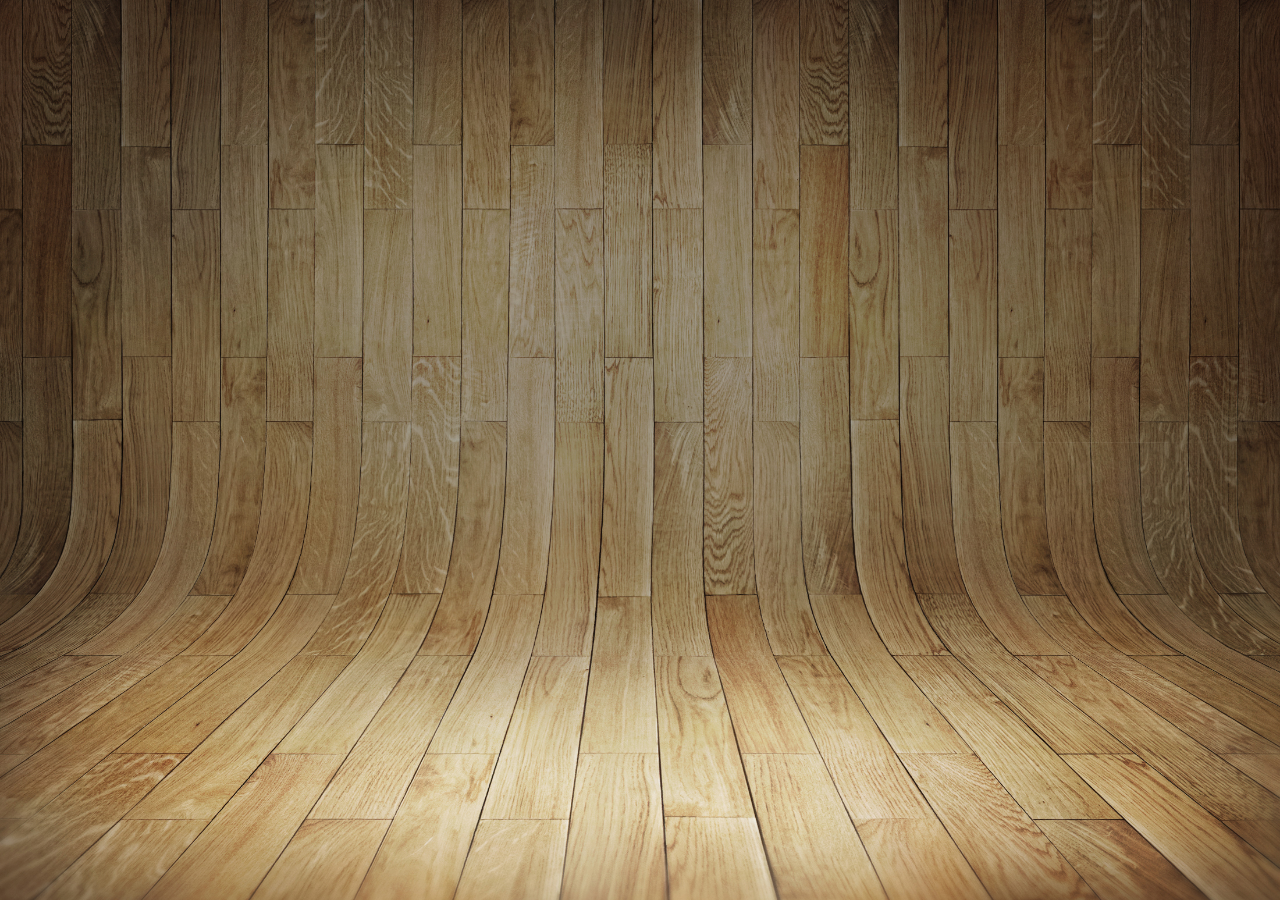
<file: Index.html>
<!DOCTYPE html>
<html lang="pt-br">
<head>
    <meta charset="UTF-8">
    <meta http-equiv="X-UA-Compatible" content="IE=edge">
    <meta name="viewport" content="width=device-width, initial-scale=1.0">
    <link rel="shortcut icon" href="favicon.ico" type="image/x-icon">
    <link rel="stylesheet" href="estilos/style.css">
    <title>Projeto Redes Sociais.</title>
</head>
<body>
    <main>
        <section>

        </section>
        <section>

        </section>
    </main>
</body>
</html>
</file>
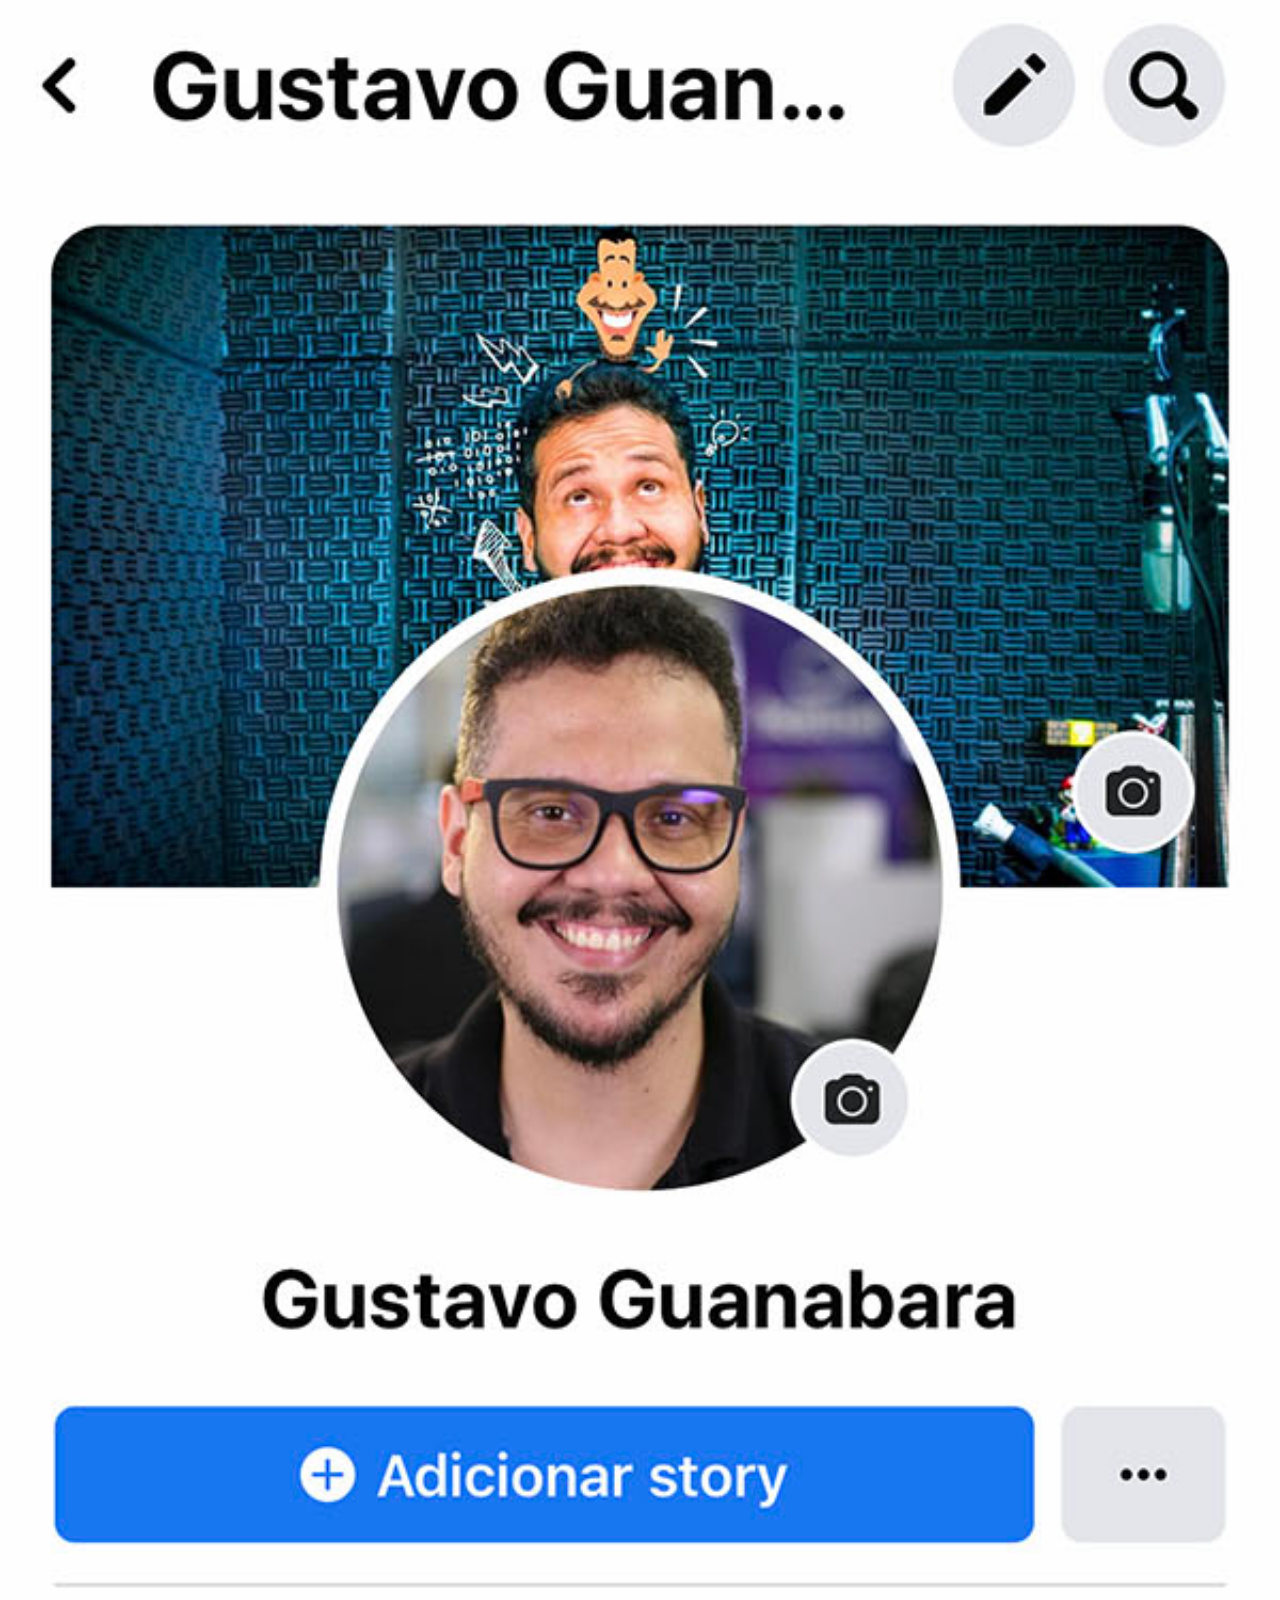
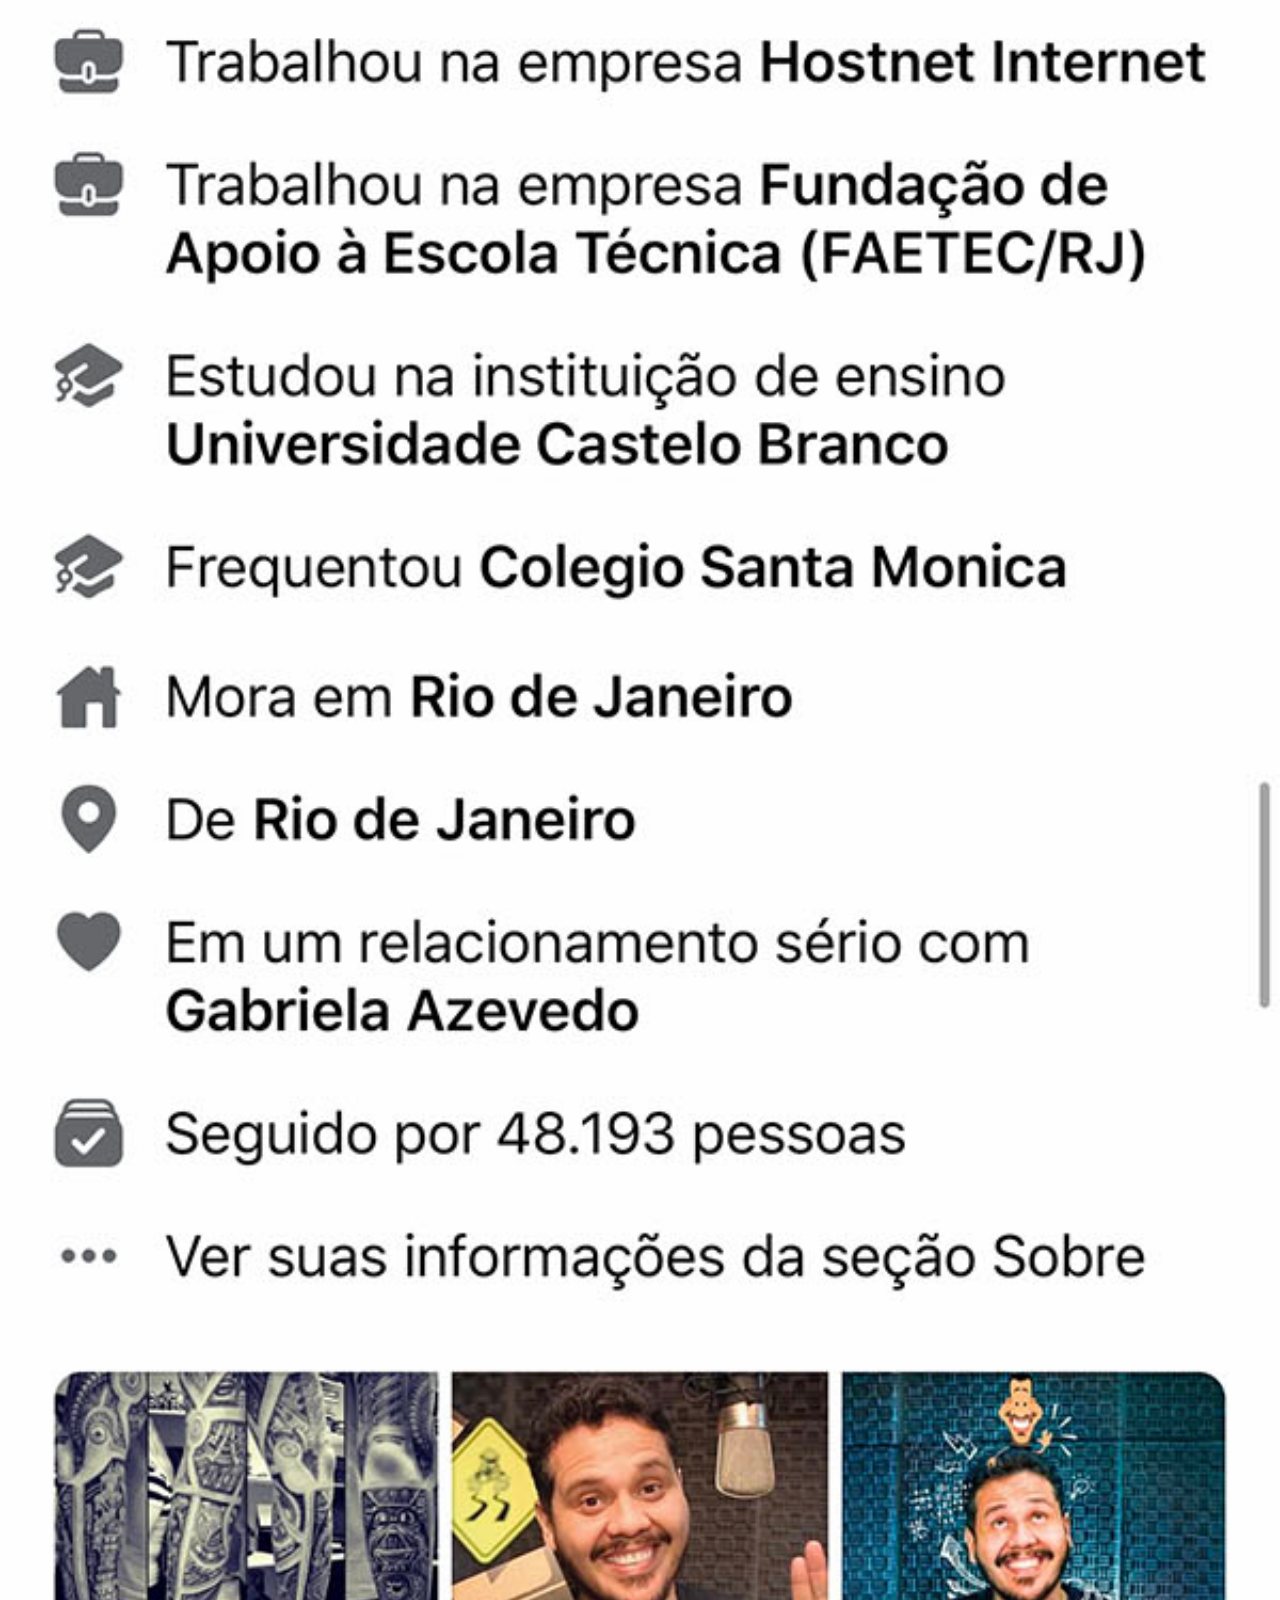
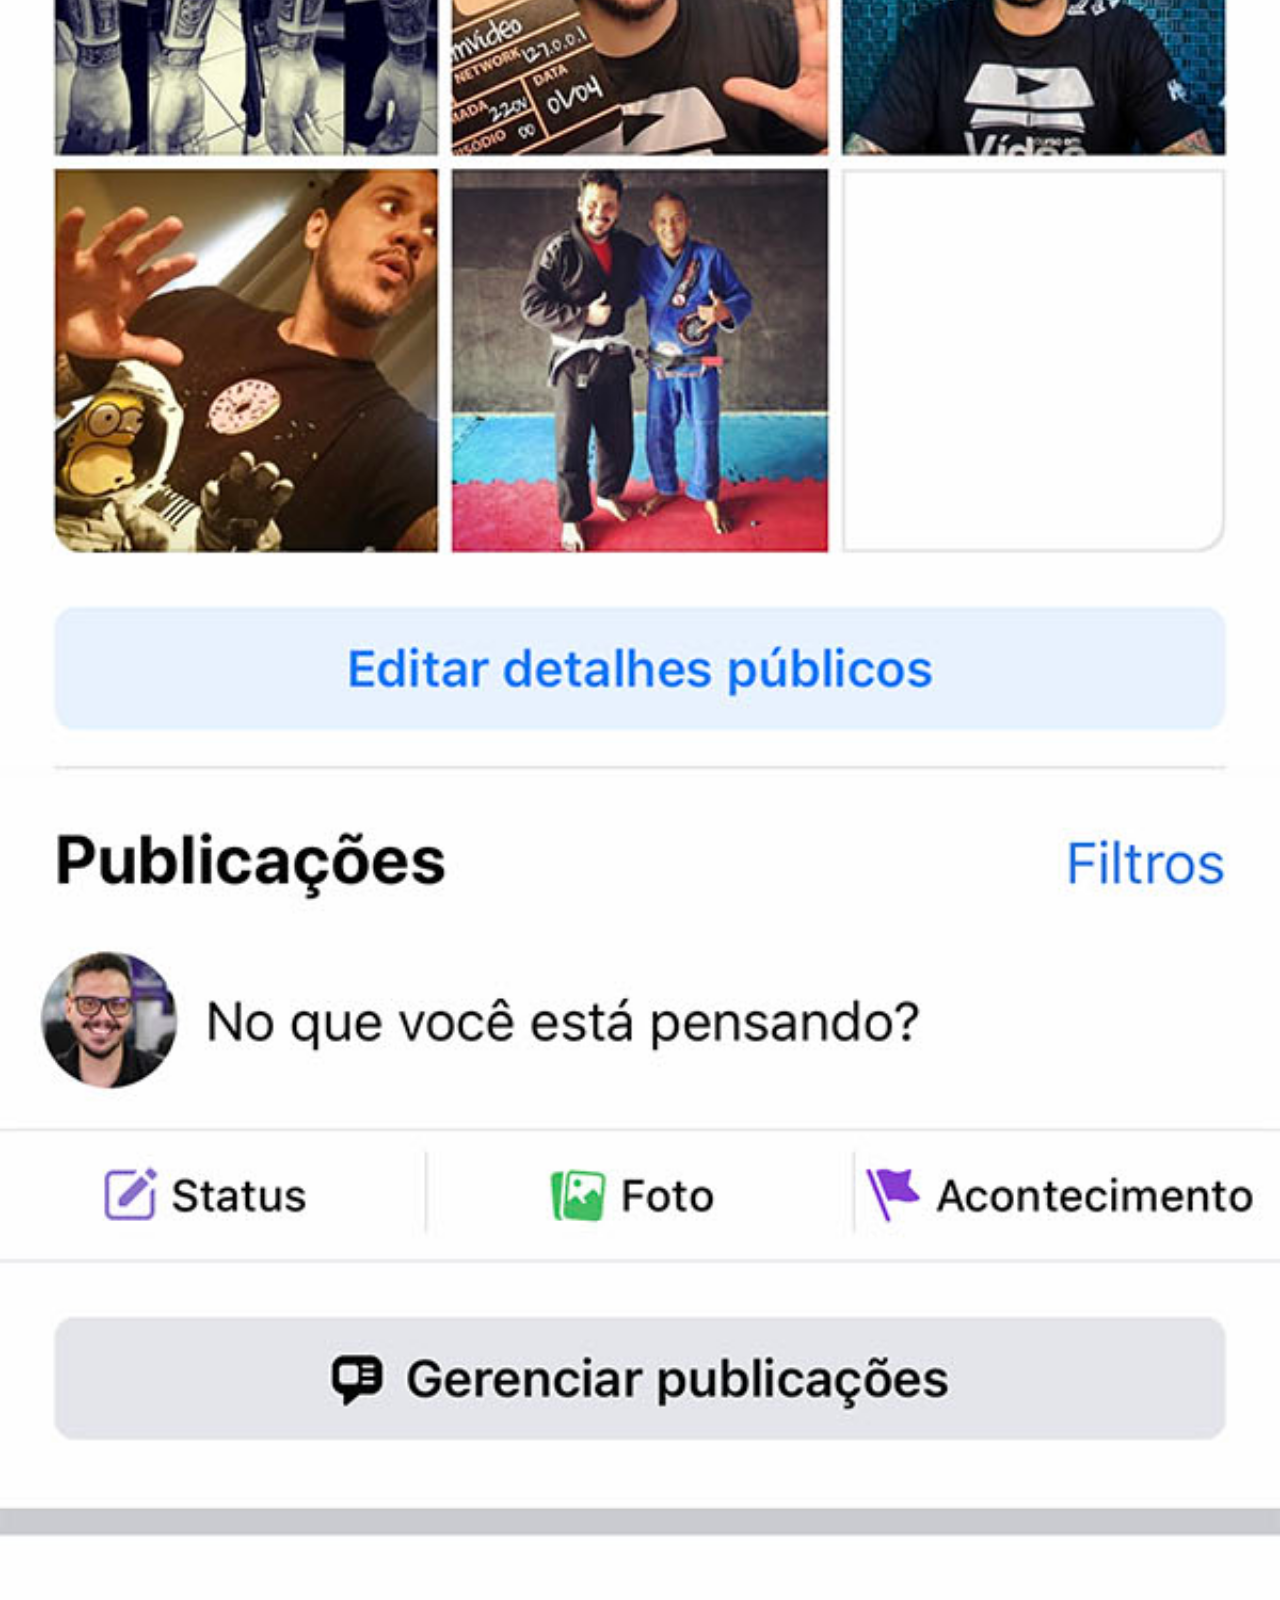
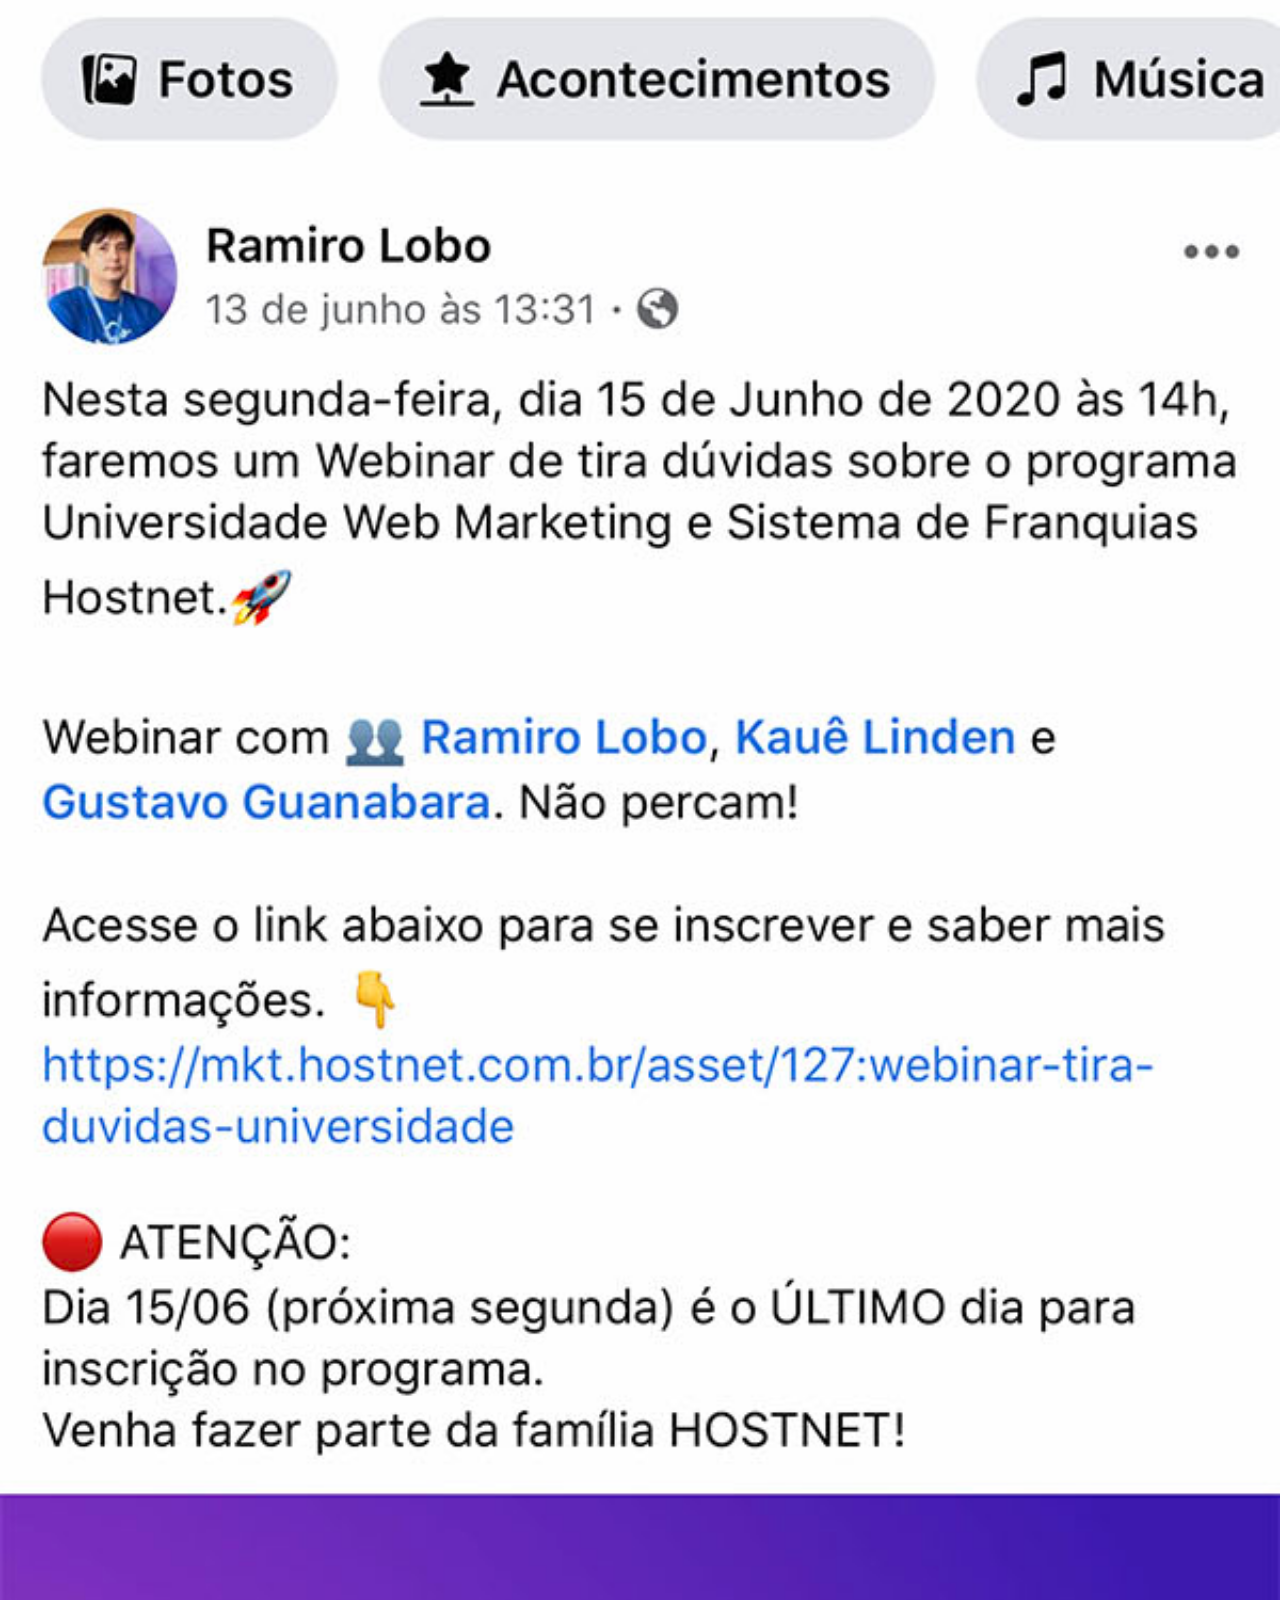
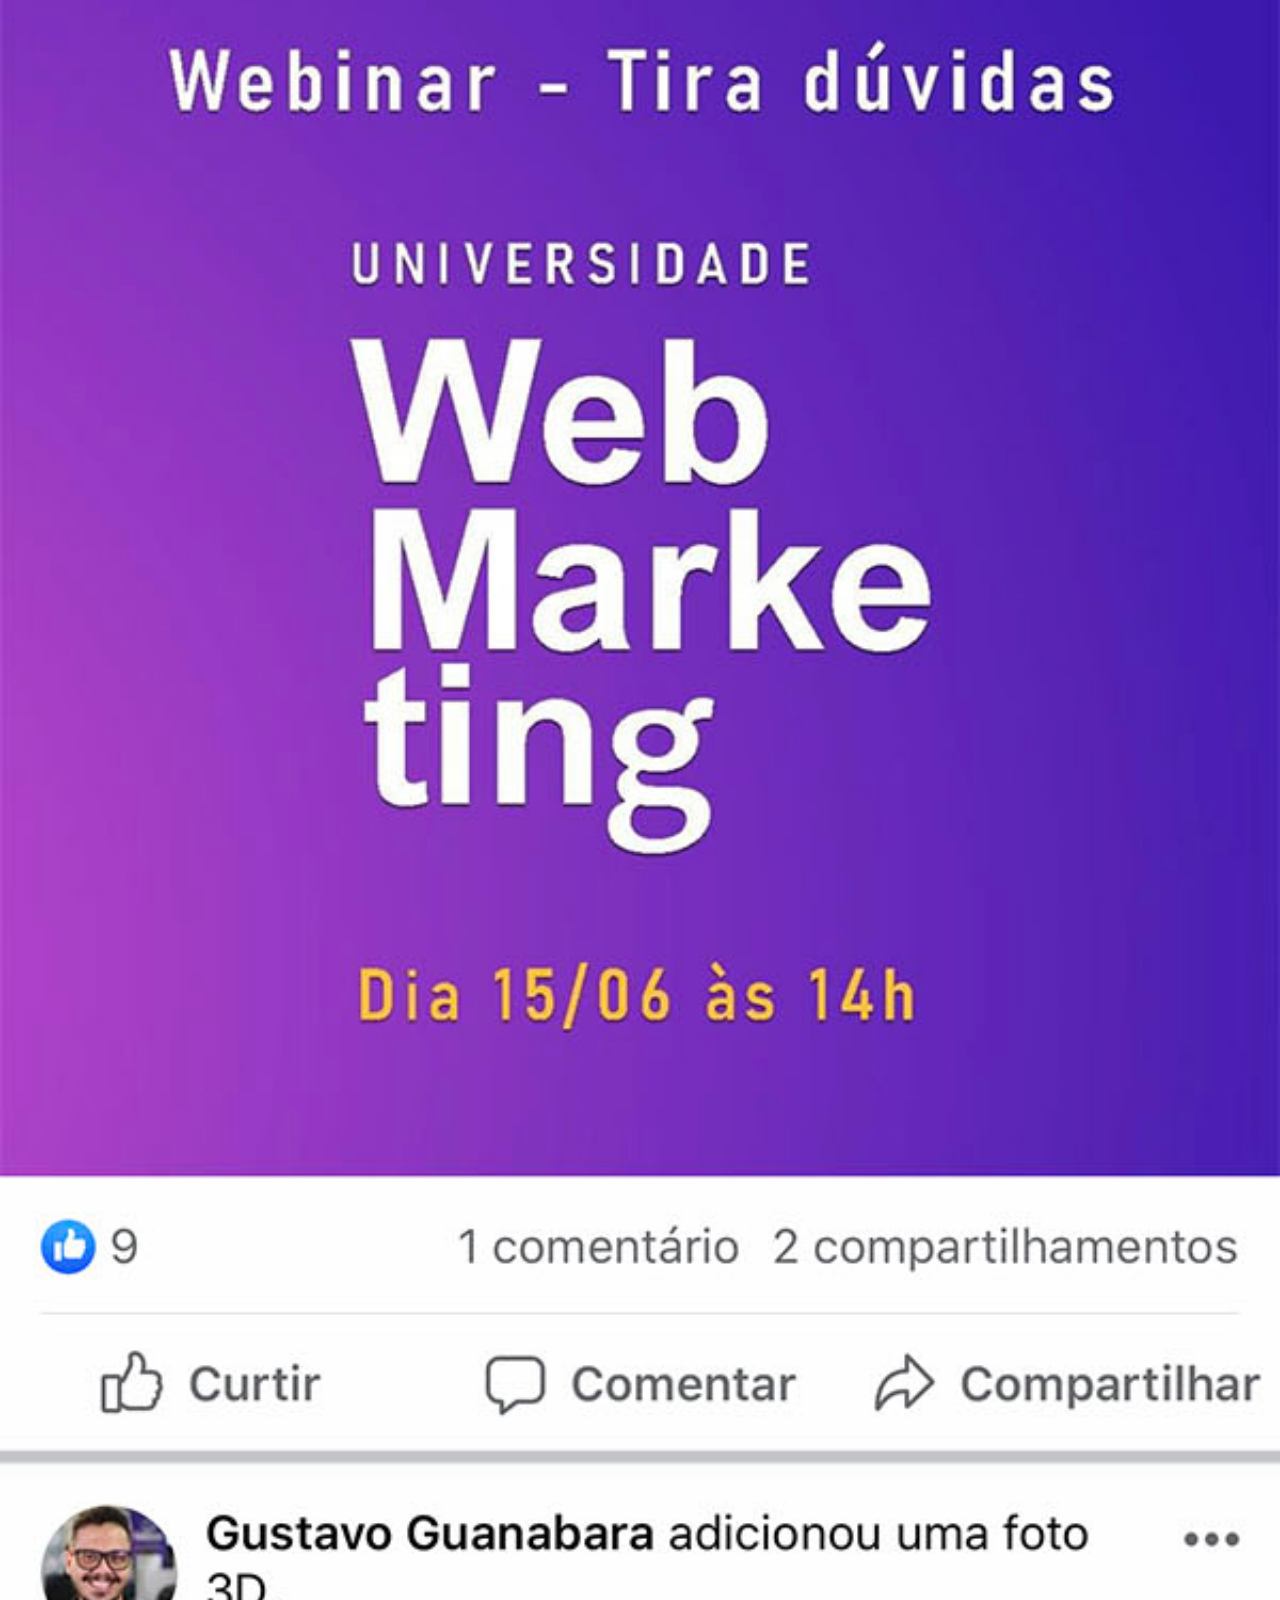
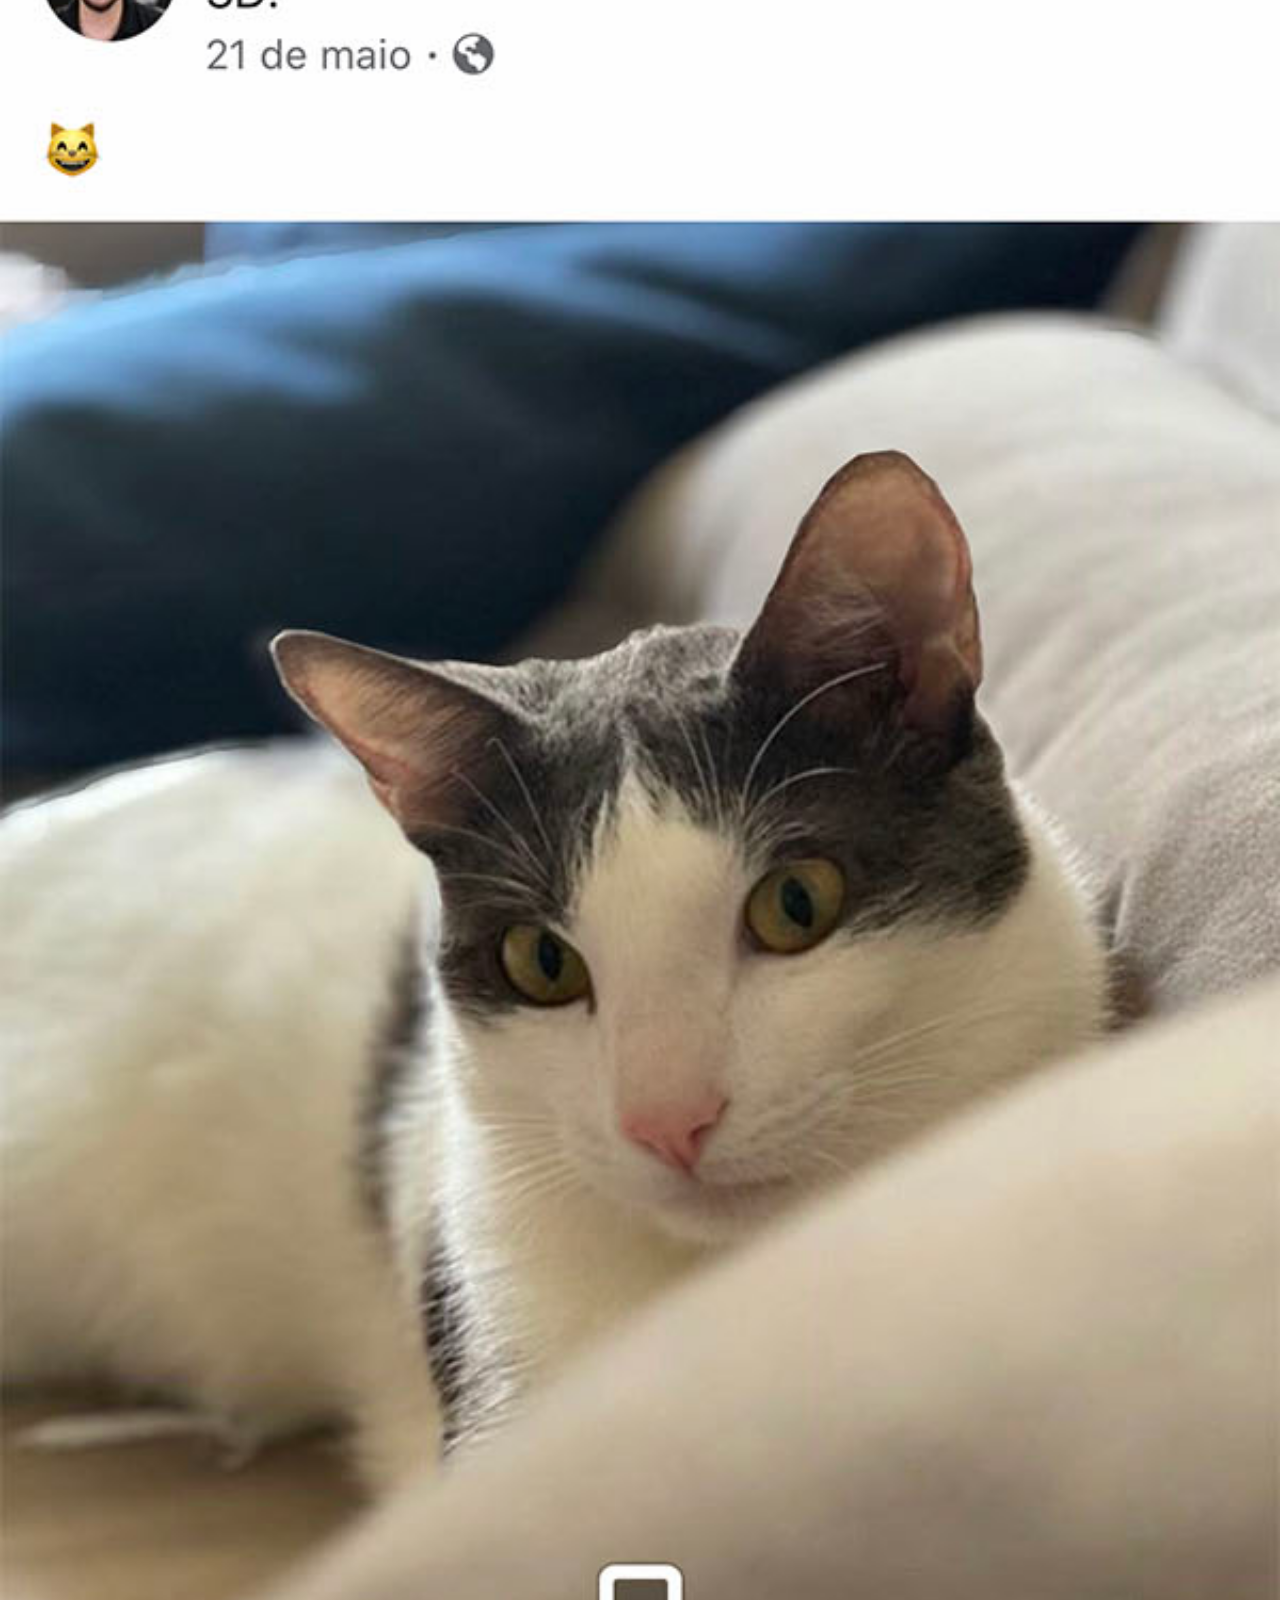
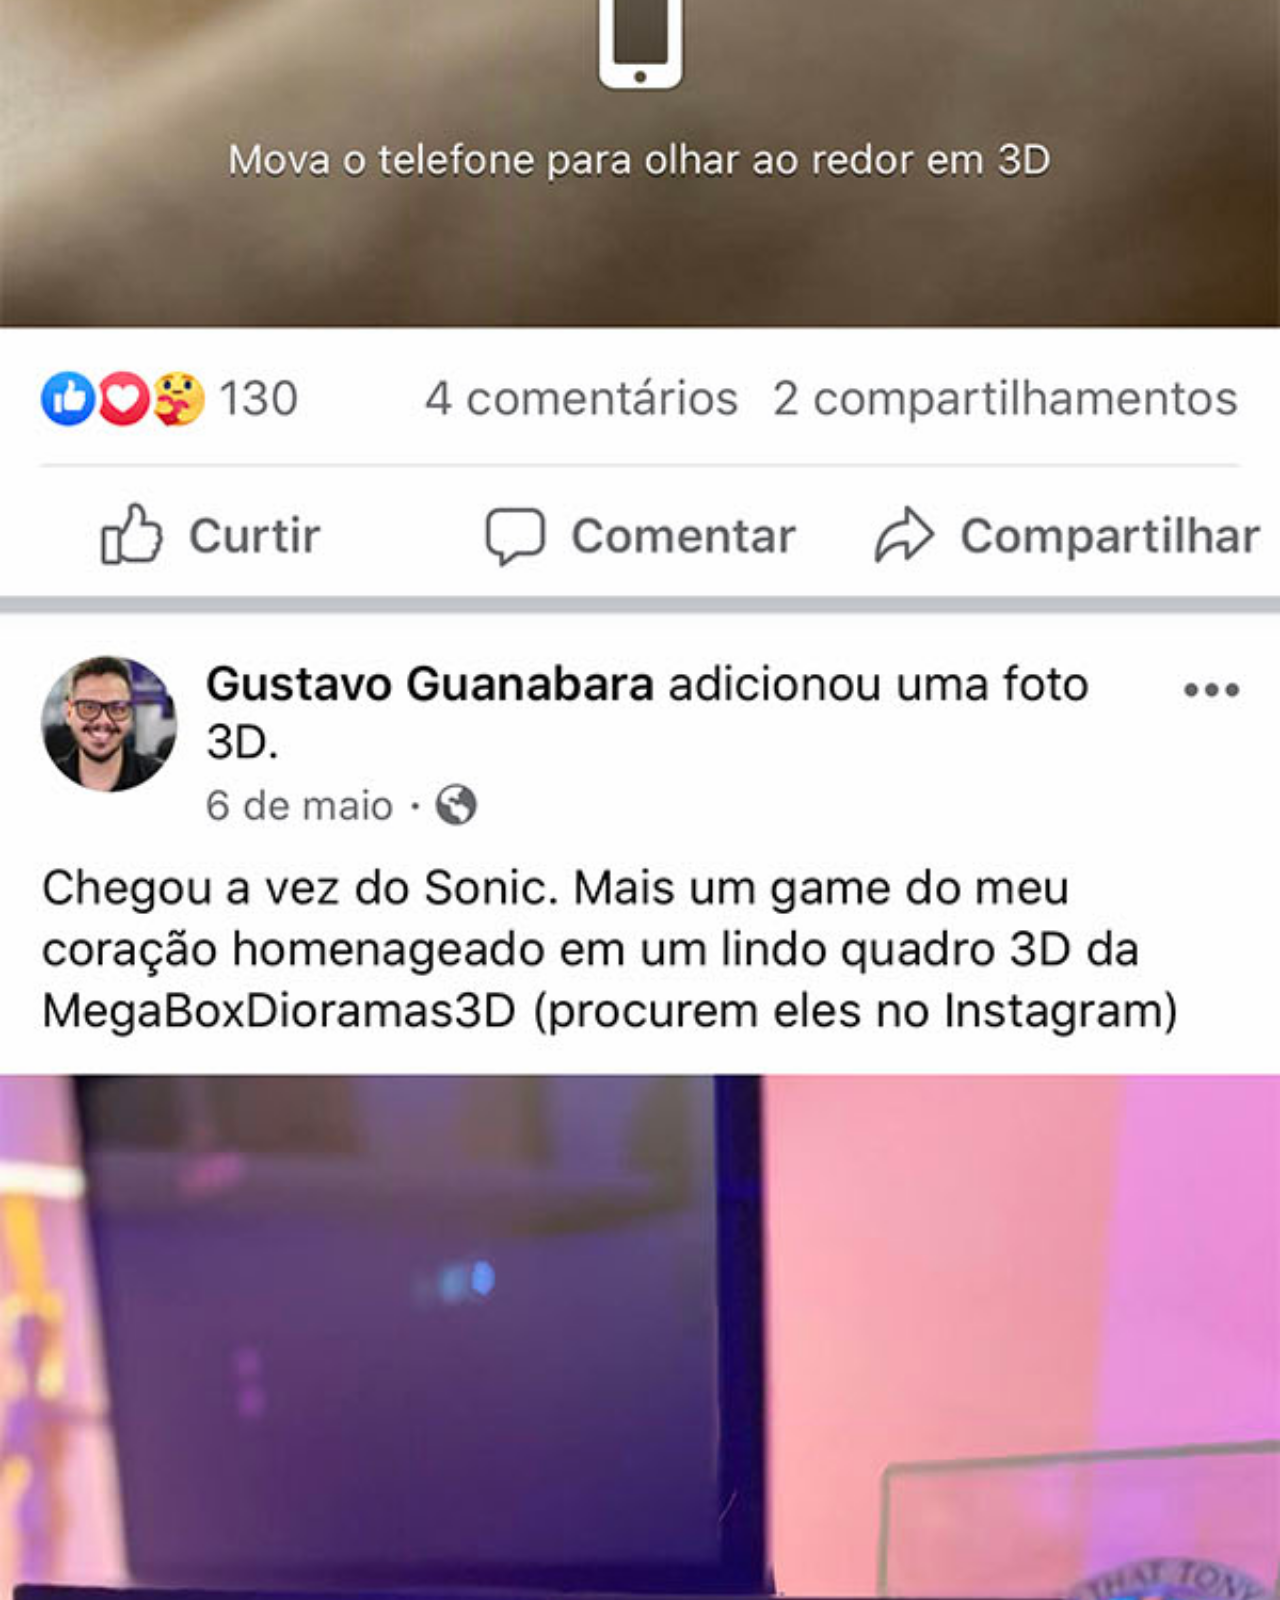
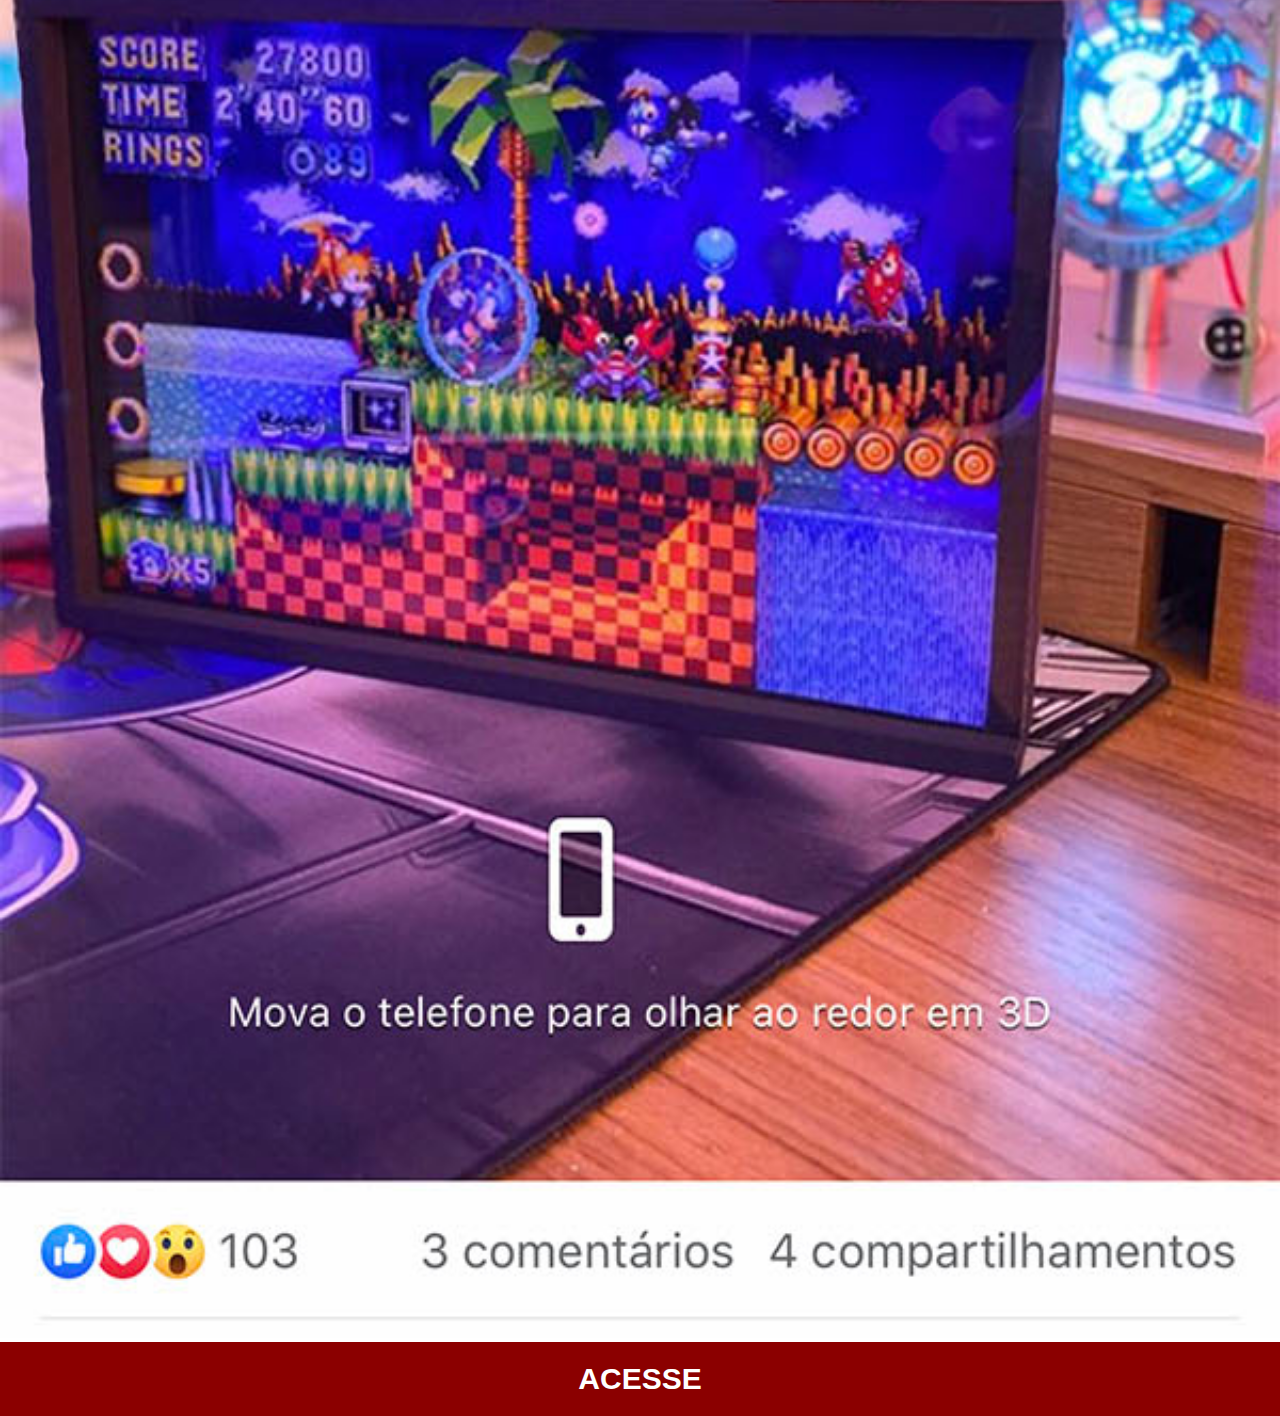
<file: facebook.html>
<!DOCTYPE html>
<html lang="pt-br">
<head>
    <meta charset="UTF-8">
    <meta http-equiv="X-UA-Compatible" content="IE=edge">
    <meta name="viewport" content="width=device-width, initial-scale=1.0">
    <link rel="stylesheet" href="estilos/social.css">
    <title>Facebook</title>
</head>
<body>
    <img src="imagens/tela-facebook.jpg" alt="Facebook">
    <a href="https://www.facebook.com/CursosEmVideo" target="
    ">ACESSE</a>
    
</body>
</html>
</file>
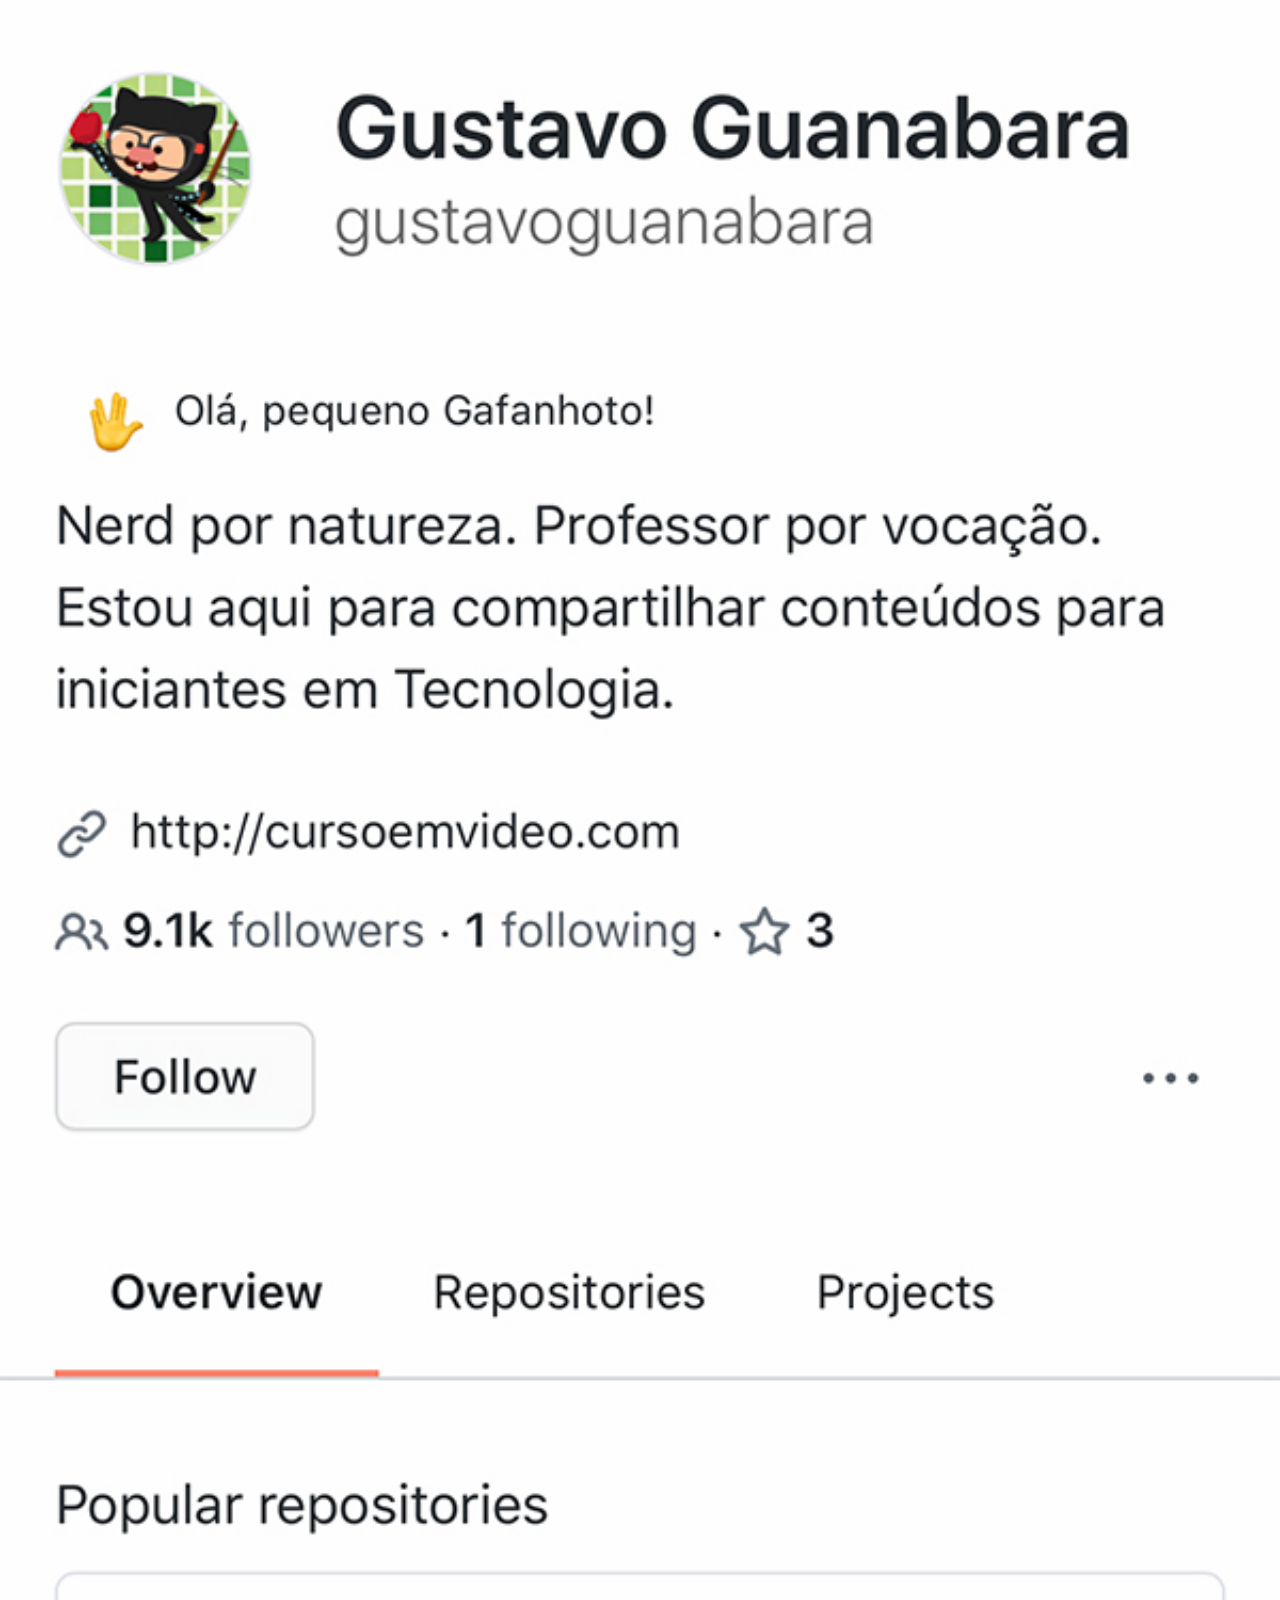
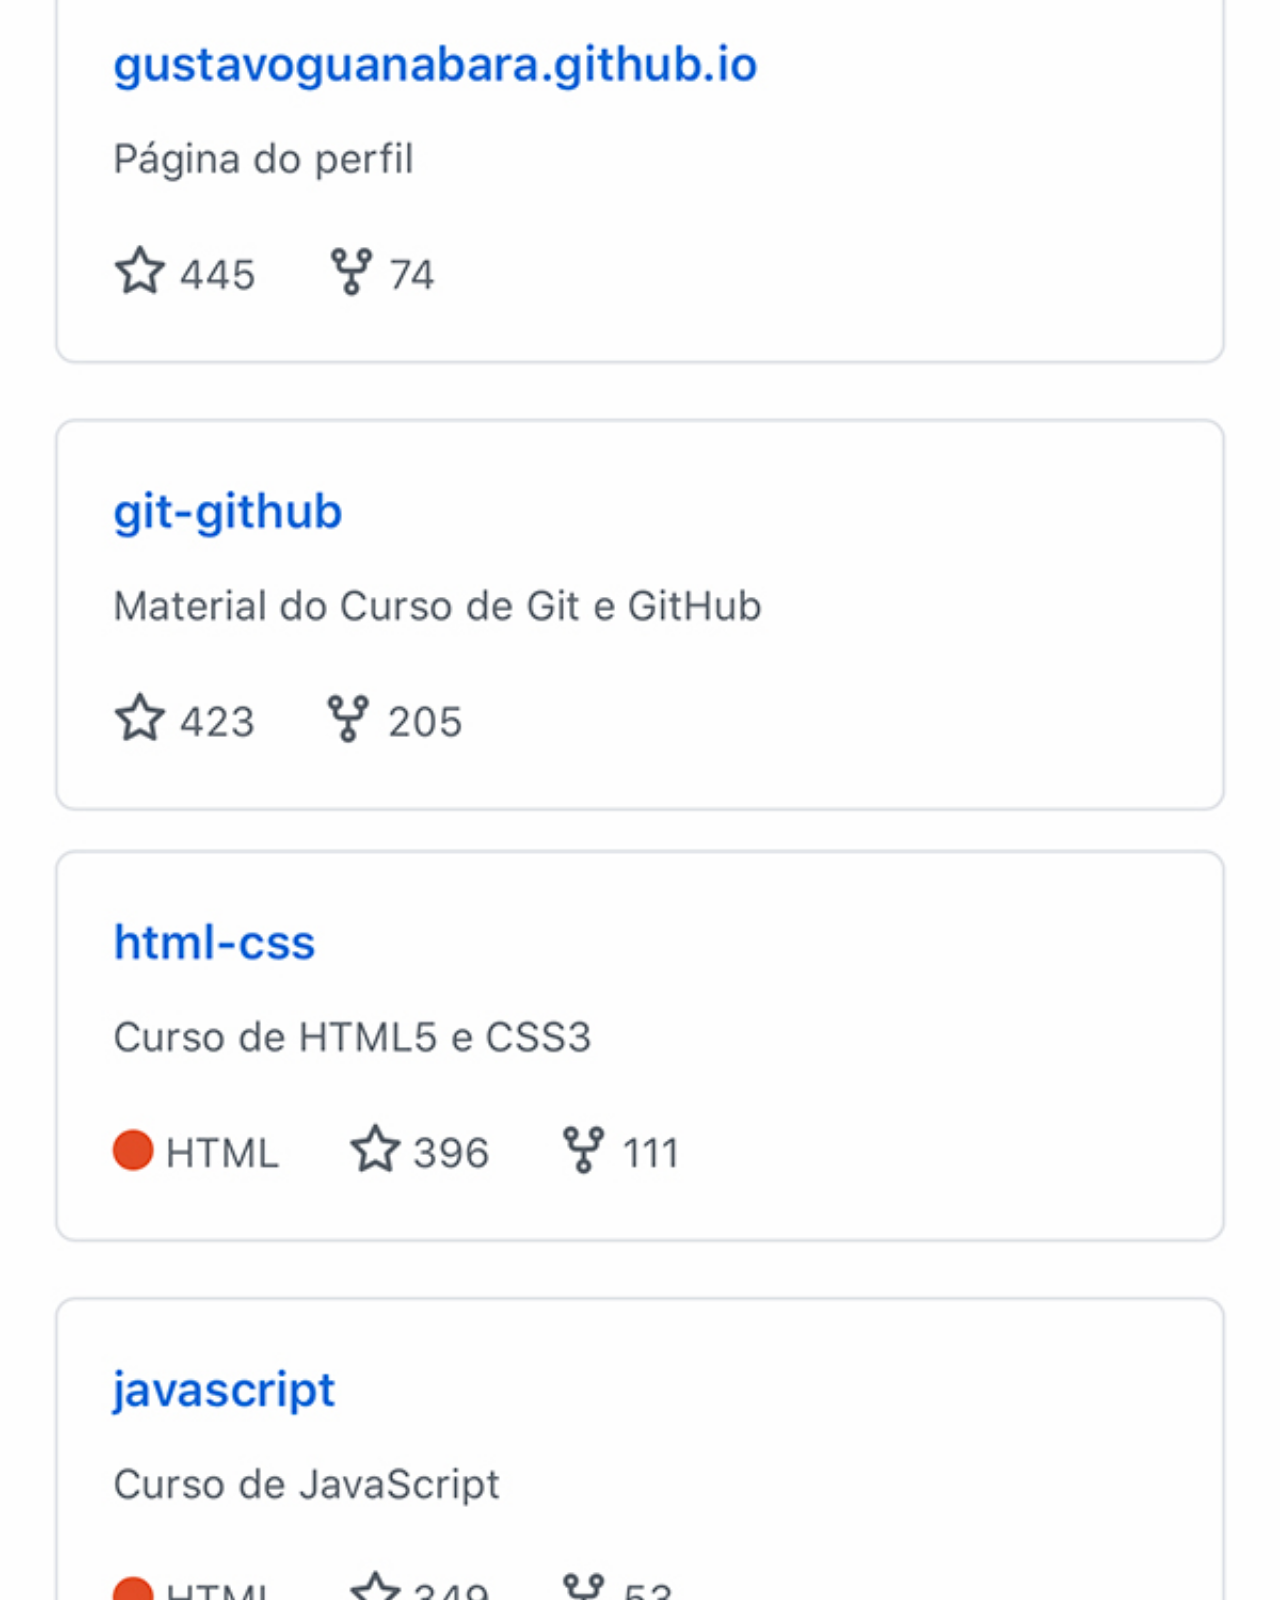
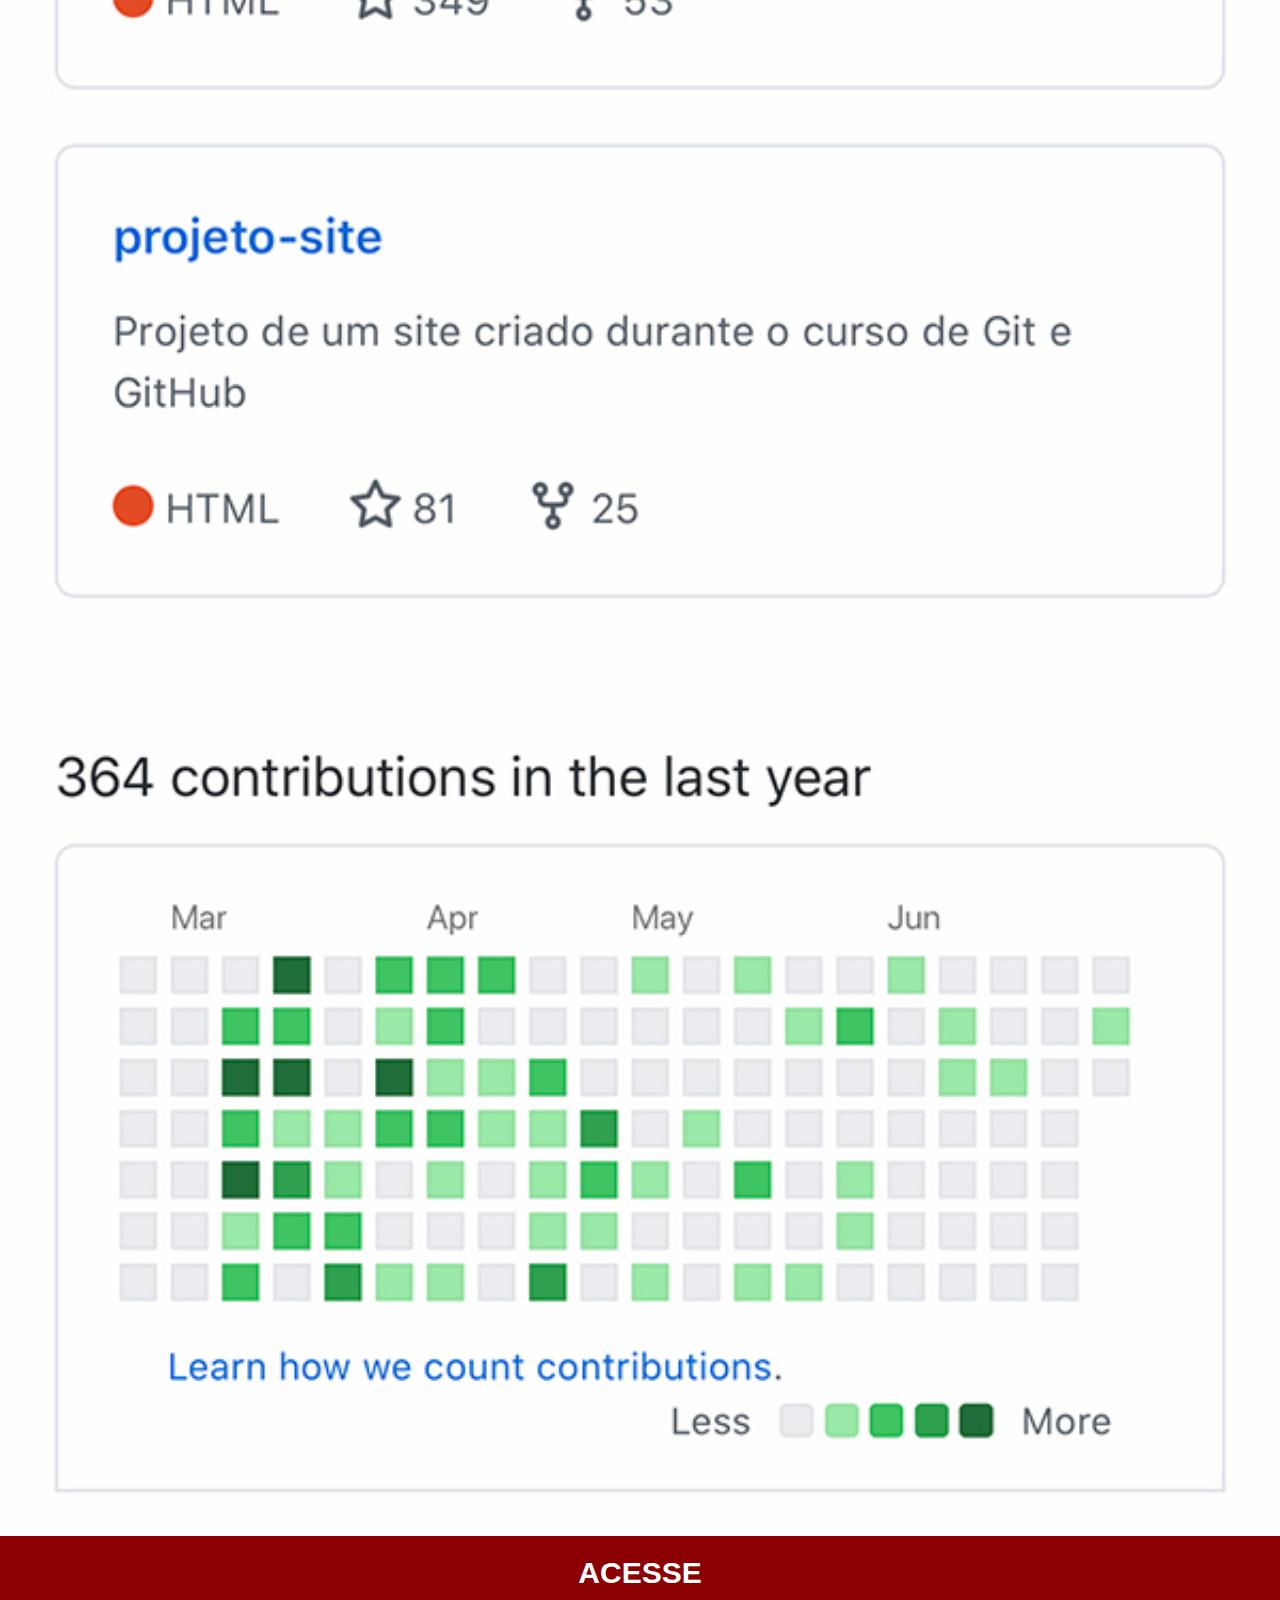
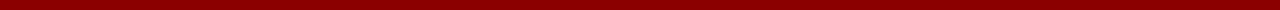
<file: github.html>
<!DOCTYPE html>
<html lang="pt-br">
<head>
    <meta charset="UTF-8">
    <meta http-equiv="X-UA-Compatible" content="IE=edge">
    <meta name="viewport" content="width=device-width, initial-scale=1.0">
    <link rel="stylesheet" href="estilos/social.css">
    <title>Github</title>
</head>
<body>
    <img src="imagens/tela-github.jpg" alt="Instagram">
    <a href="https://github.com/gustavoguanabara" target="tela">ACESSE</a>
    
</body>
</html>
</file>
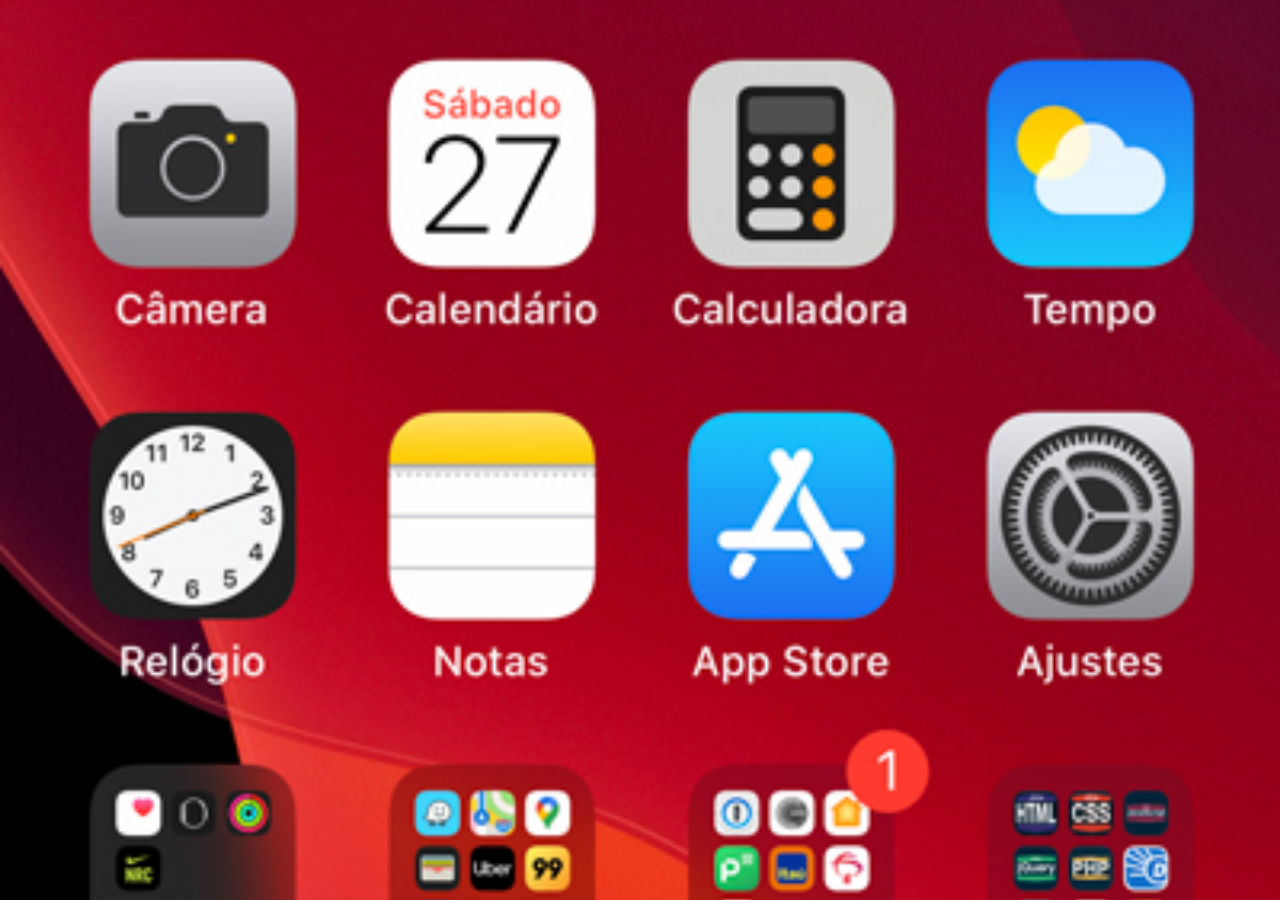
<file: home.html>
<!DOCTYPE html>
<html lang="pt-br">
<head>
    <meta charset="UTF-8">
    <meta http-equiv="X-UA-Compatible" content="IE=edge">
    <meta name="viewport" content="width=device-width, initial-scale=1.0">
    <title>Home</title>
</head>
<style>
    *{
        margin: 0px;
        padding: 0px;
    }

    body{
        width: 100vw;
        height: 100vh;
        background: black url(imagens/tela-home.jpg) no-repeat top center;
        background-size: cover;
    }
</style>
<body>
    
</body>
</html>
</file>
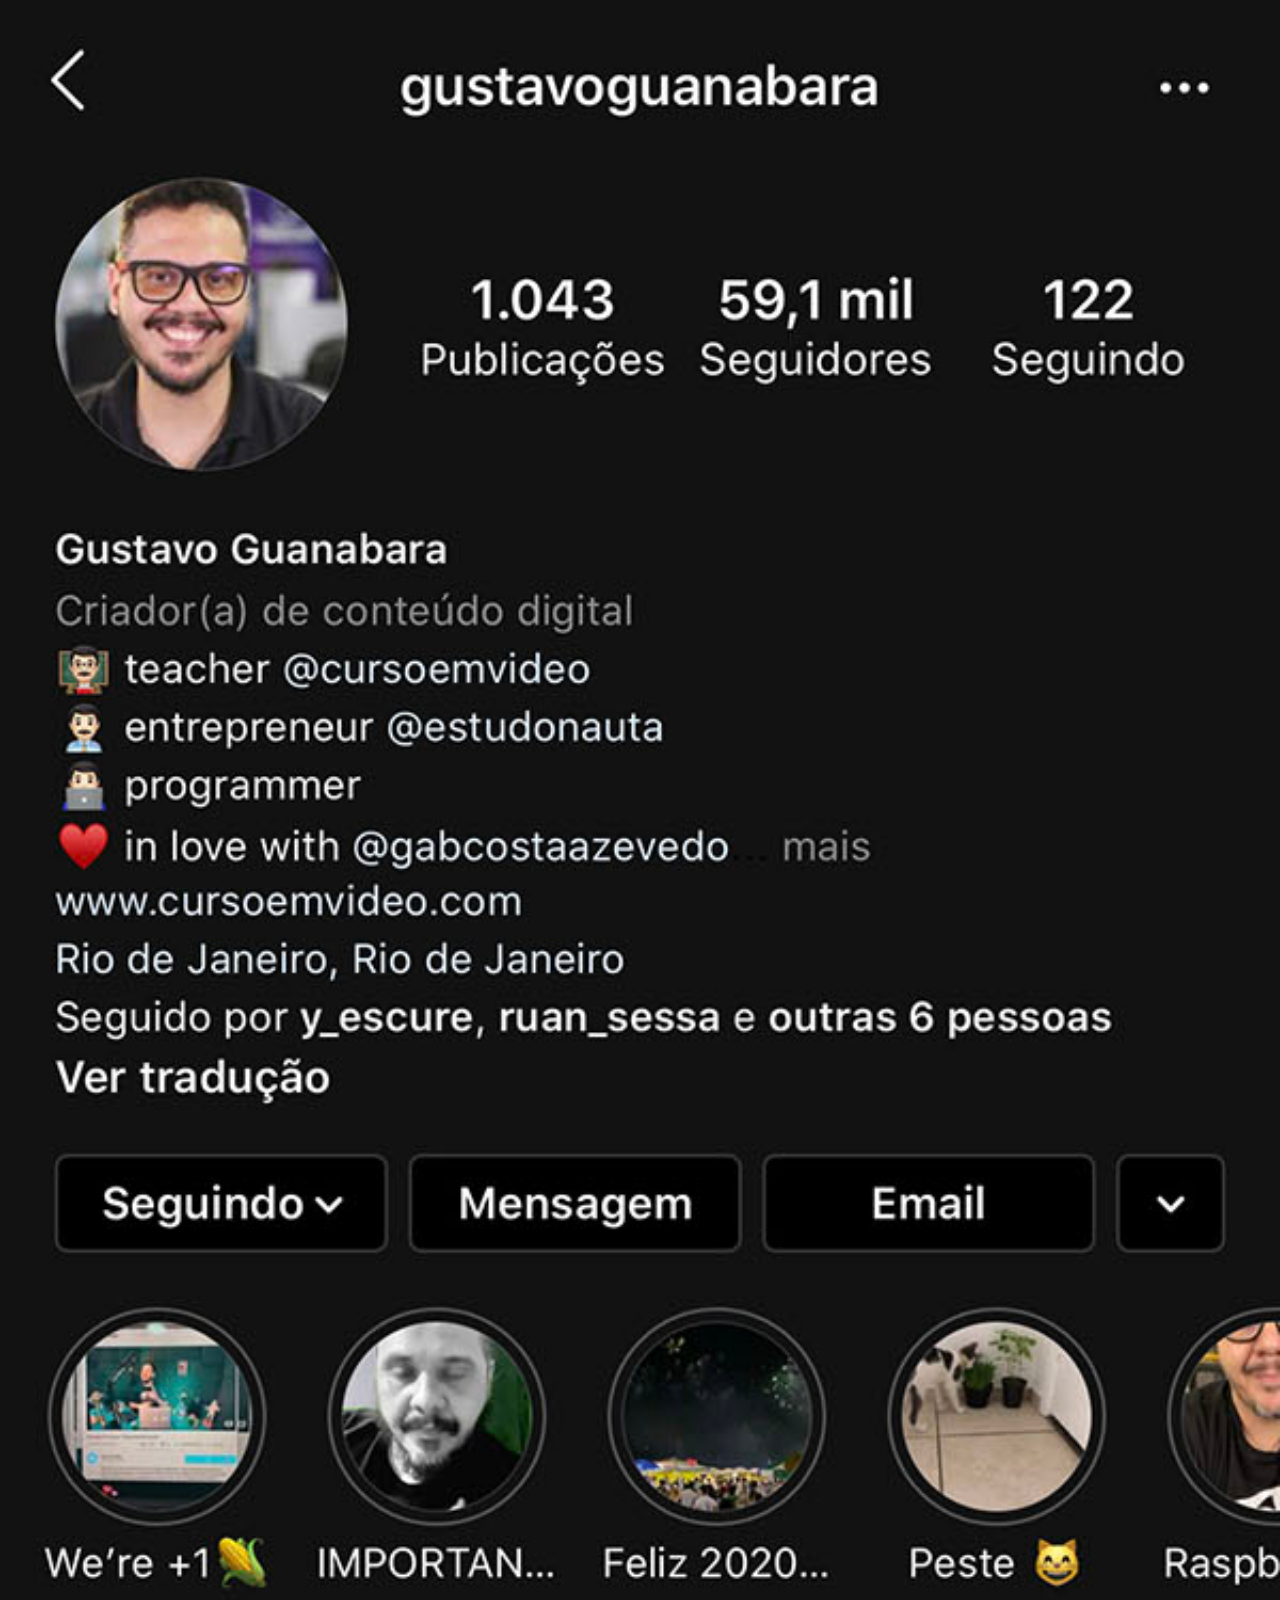
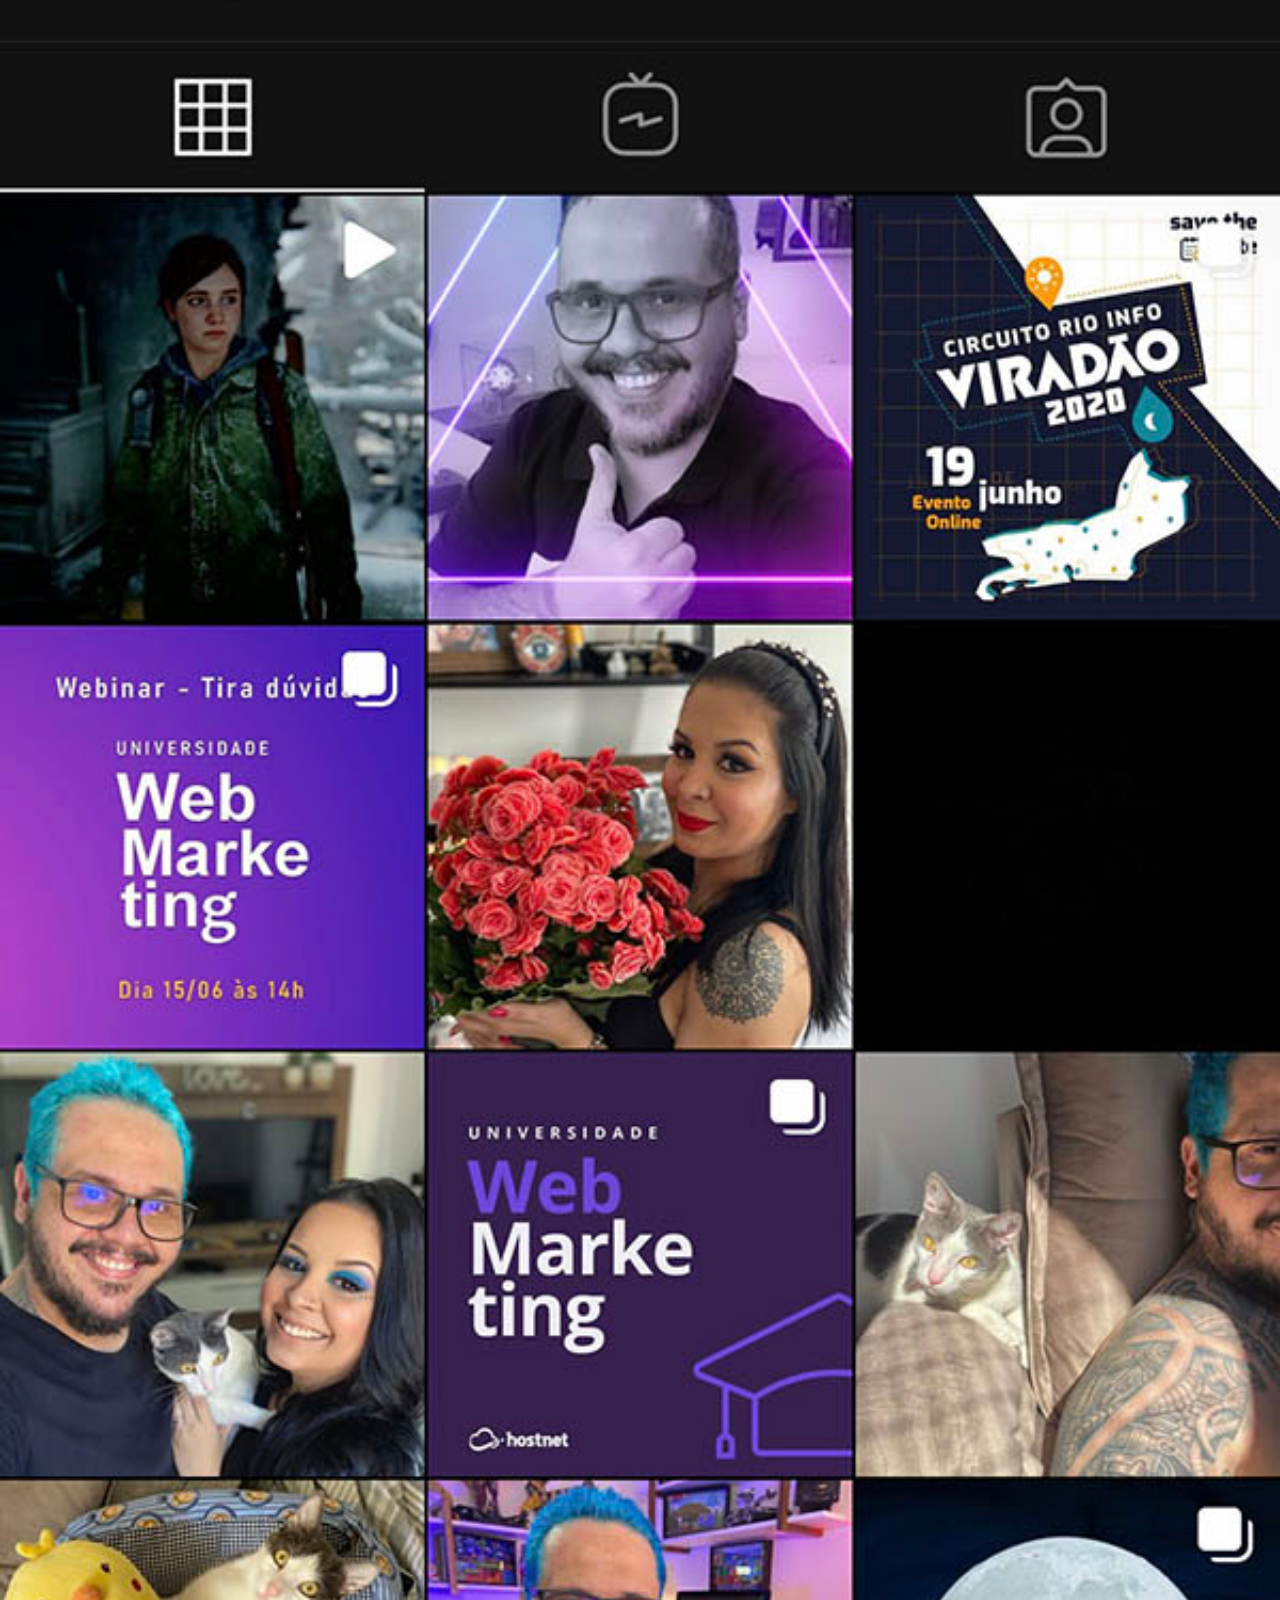
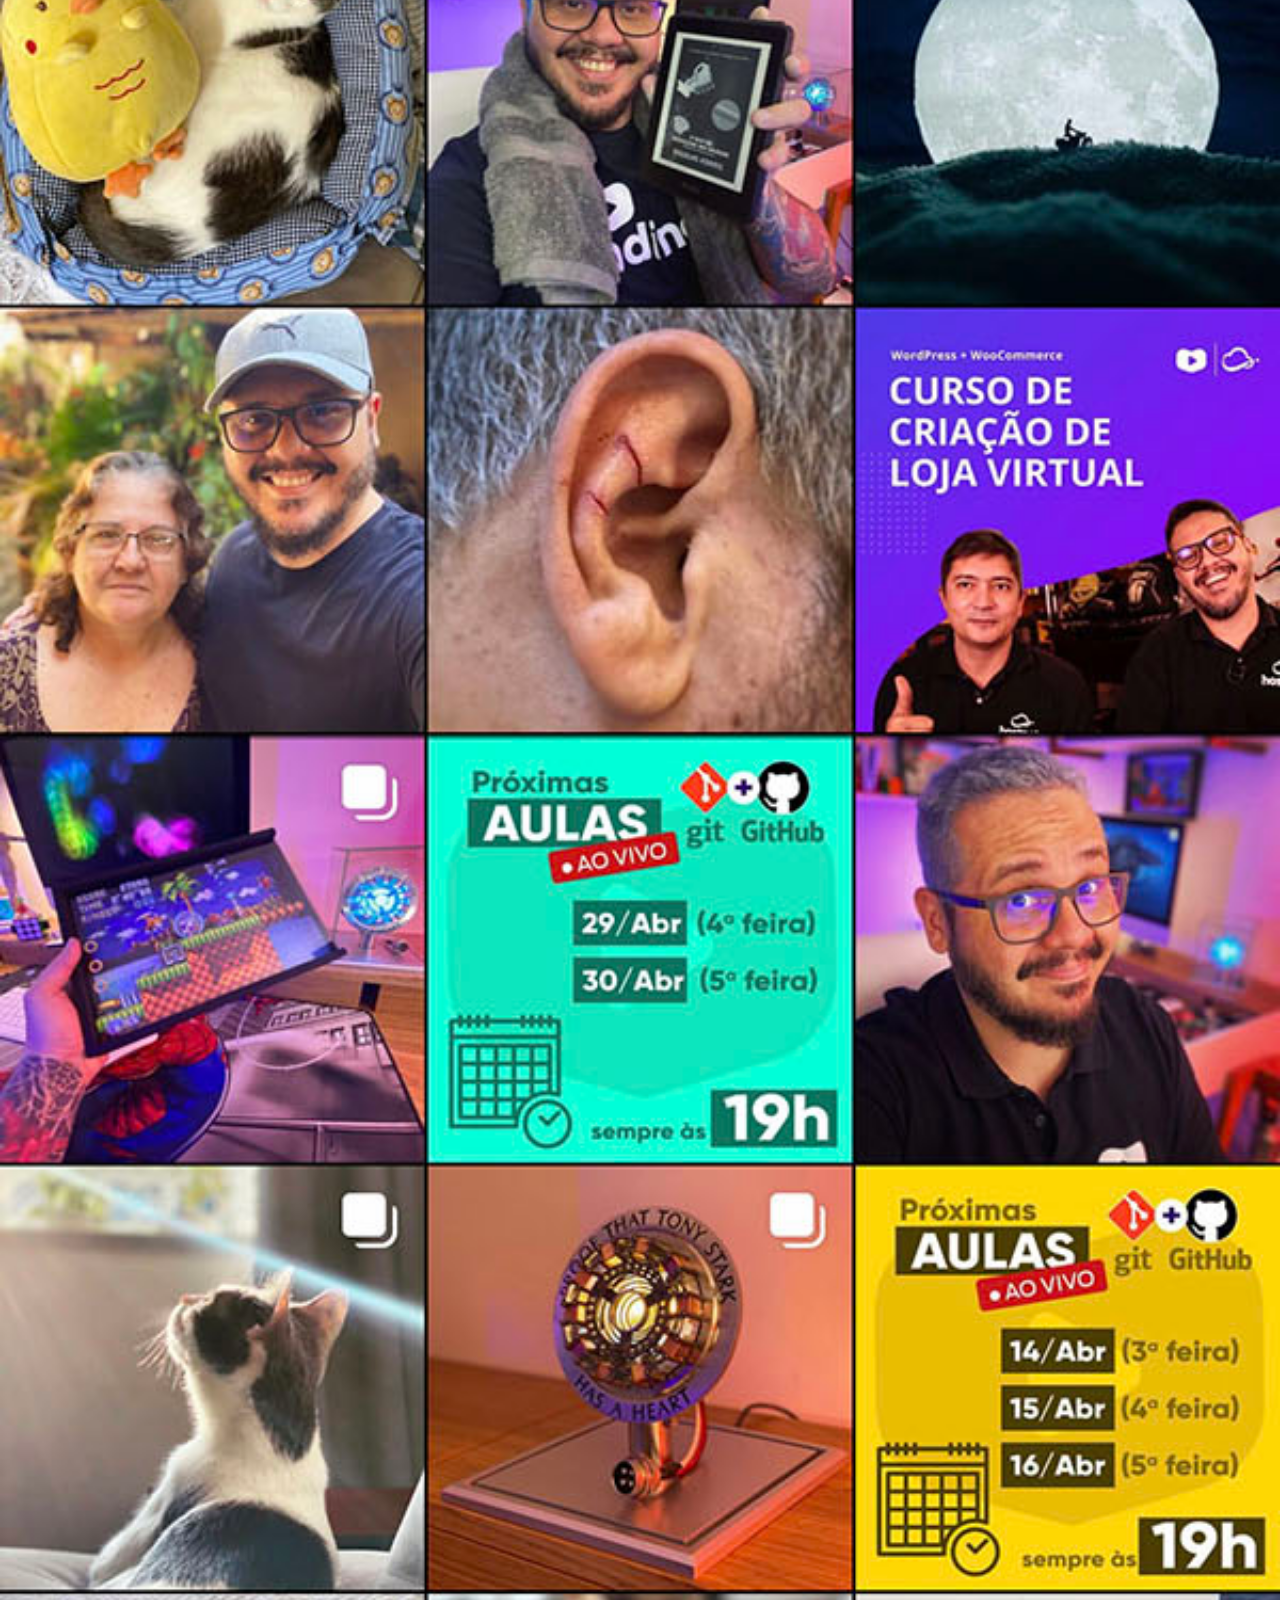
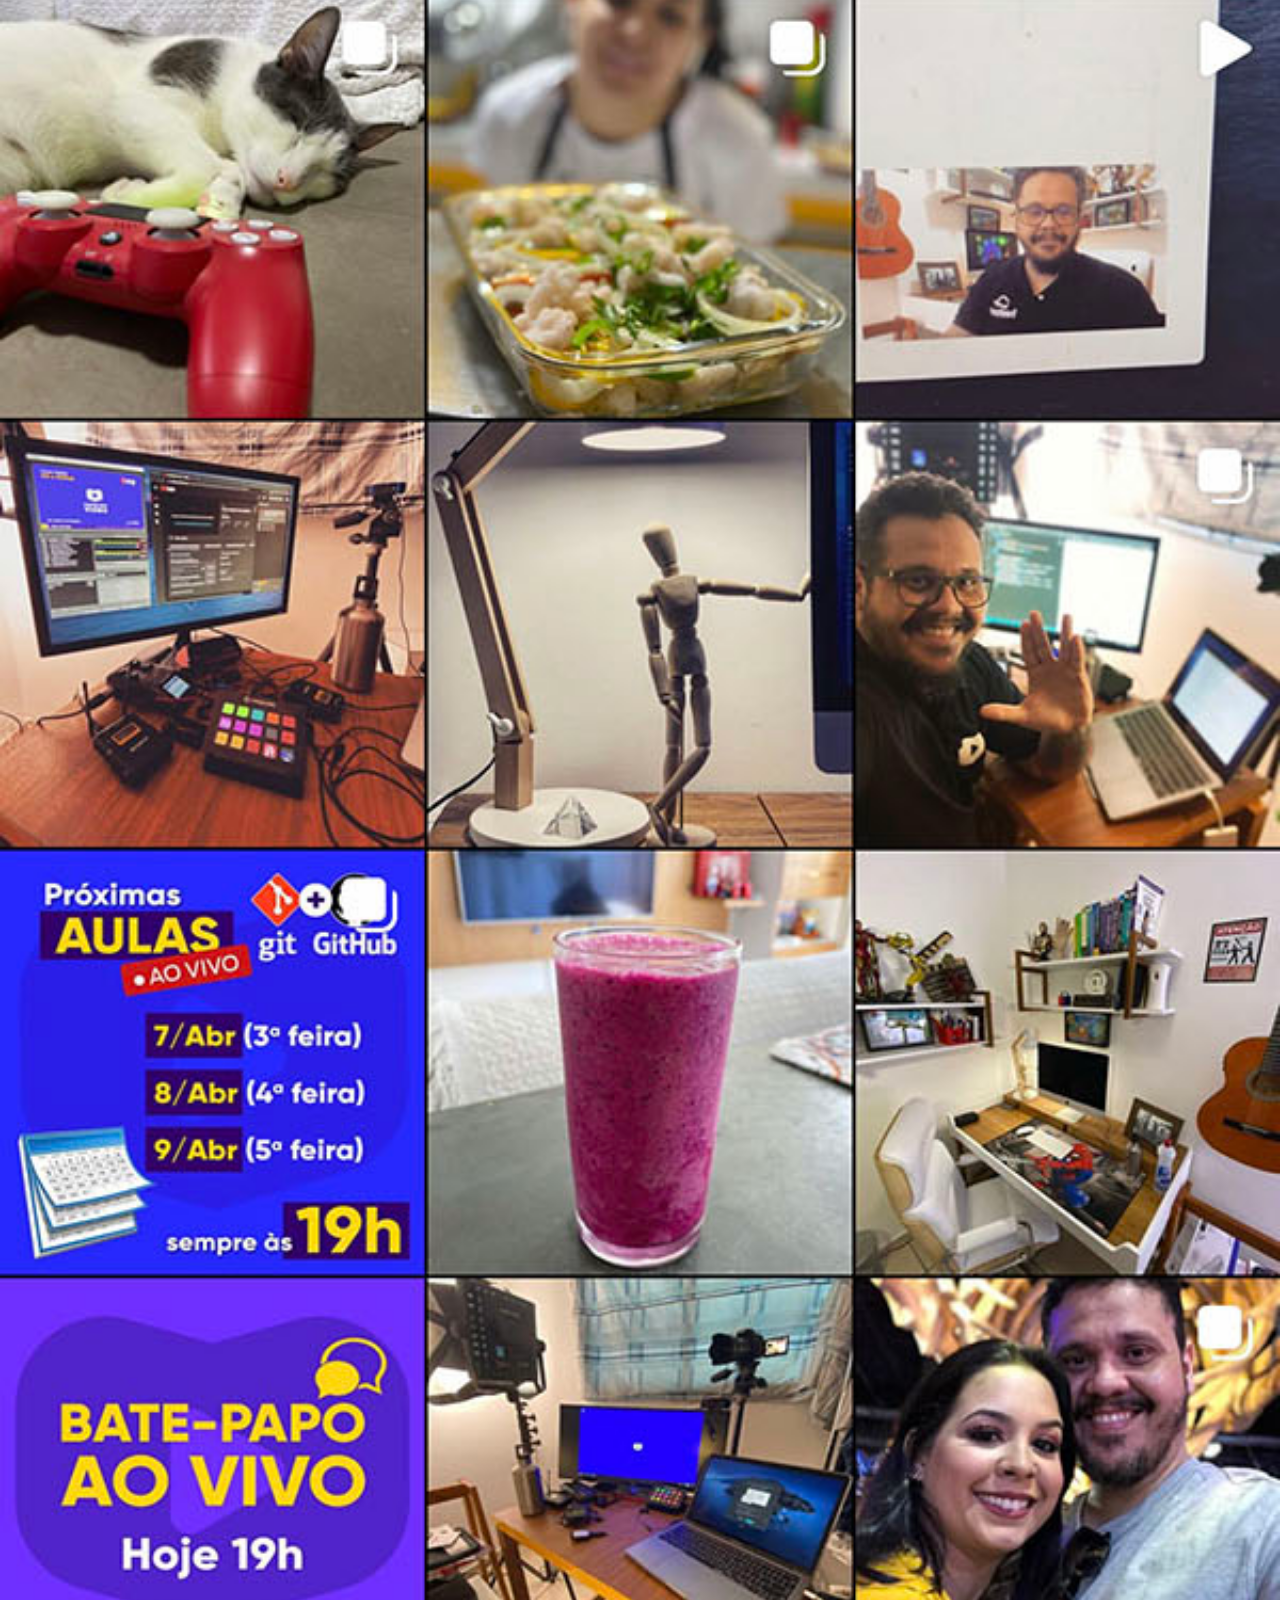
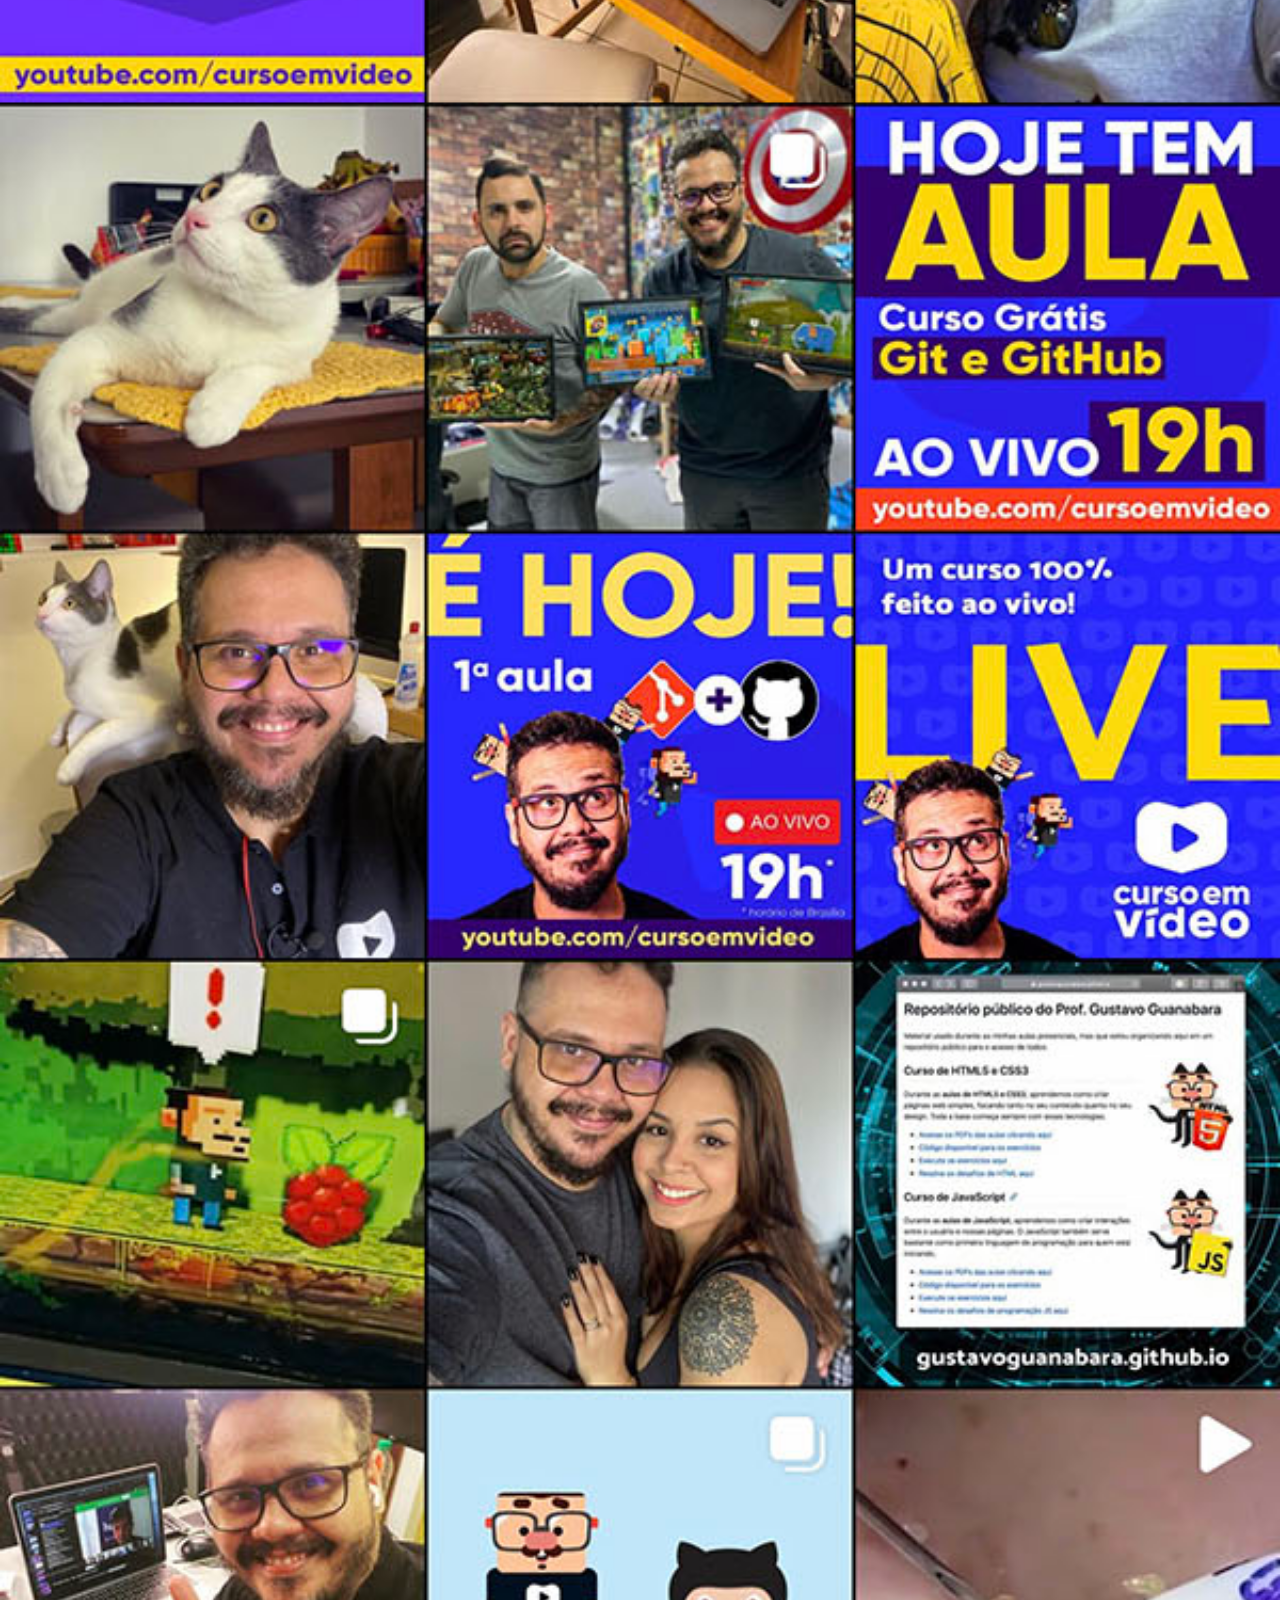
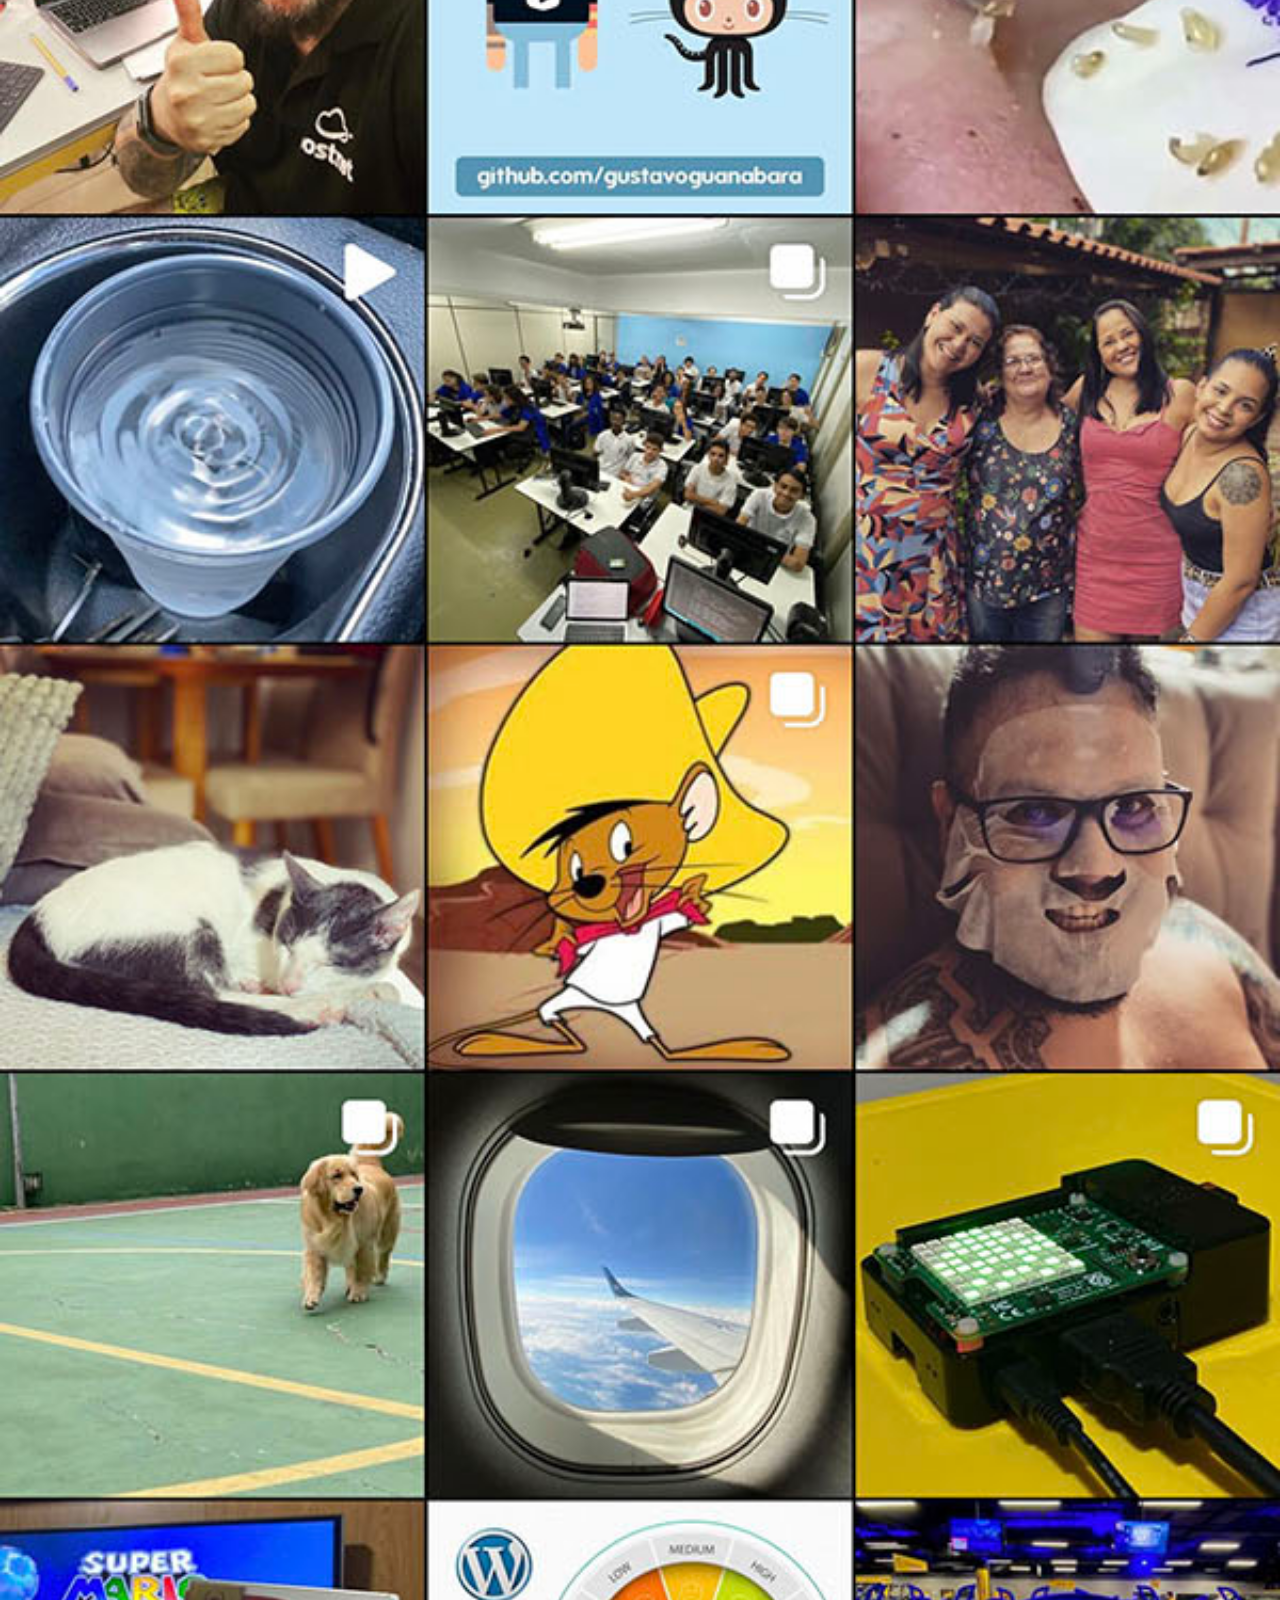
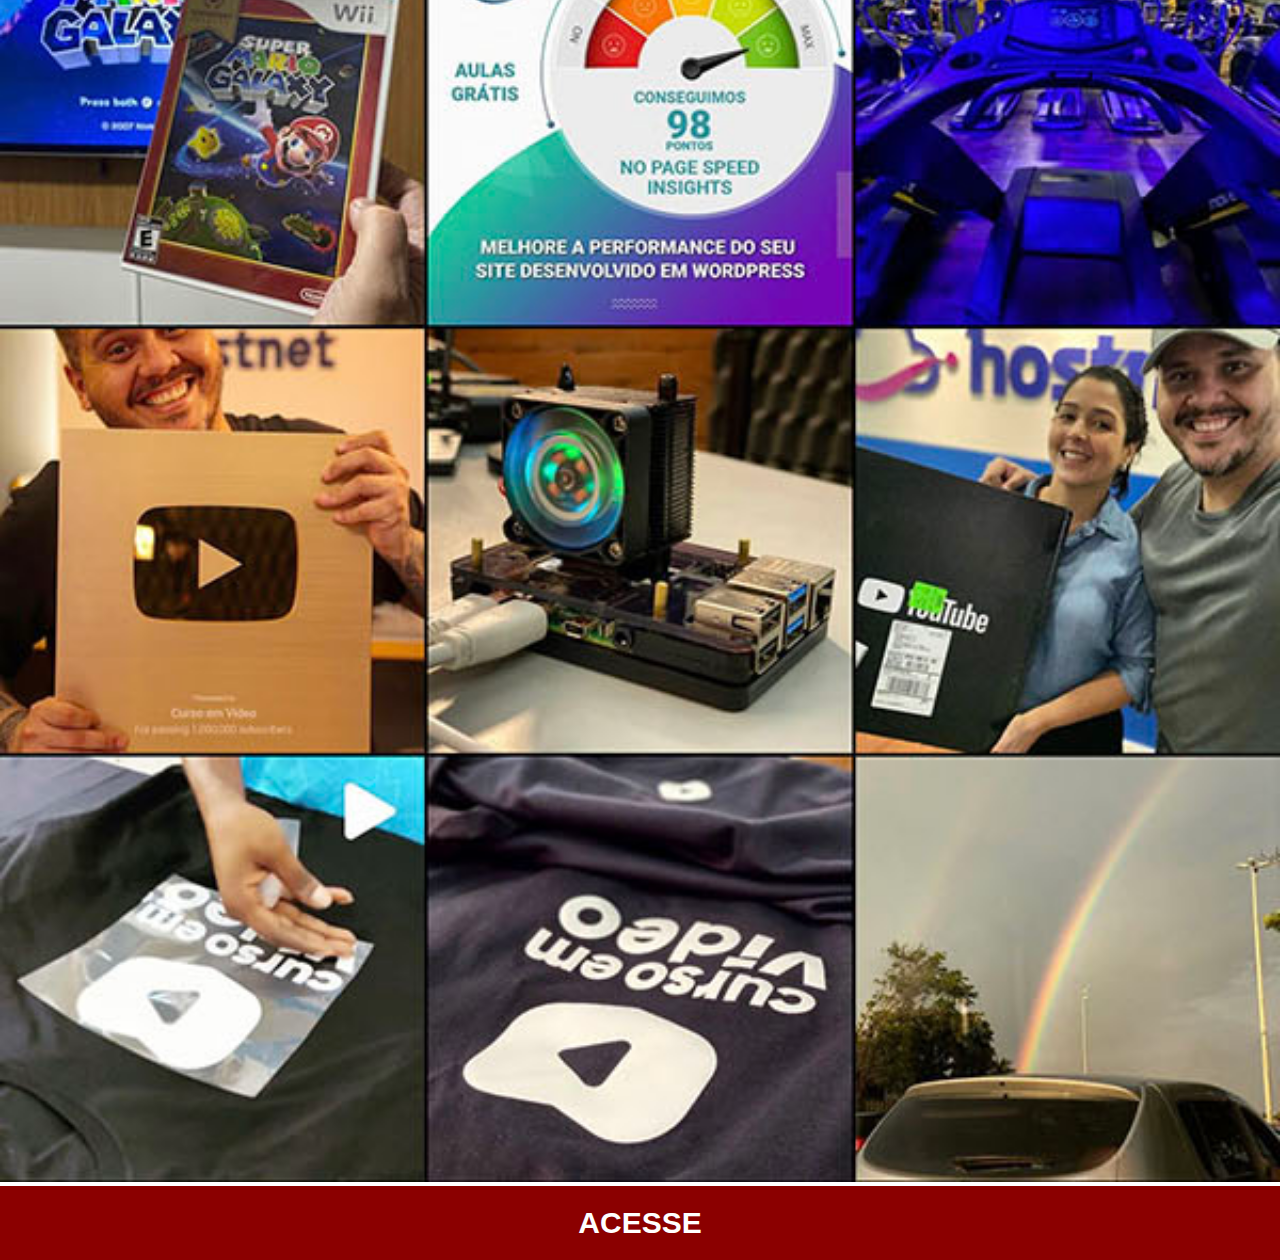
<file: instagram.html>
<!DOCTYPE html>
<html lang="pt-br">
<head>
    <meta charset="UTF-8">
    <meta http-equiv="X-UA-Compatible" content="IE=edge">
    <meta name="viewport" content="width=device-width, initial-scale=1.0">
    <link rel="stylesheet" href="estilos/social.css">
    <title>Instagram</title>
</head>
<body>
    <img src="imagens/tela-instagram.jpg" alt="Instagram">
    <a href="https://www.instagram.com/gustavoguanabara/" target="tela">ACESSE</a>

</body>
</html>
</file>
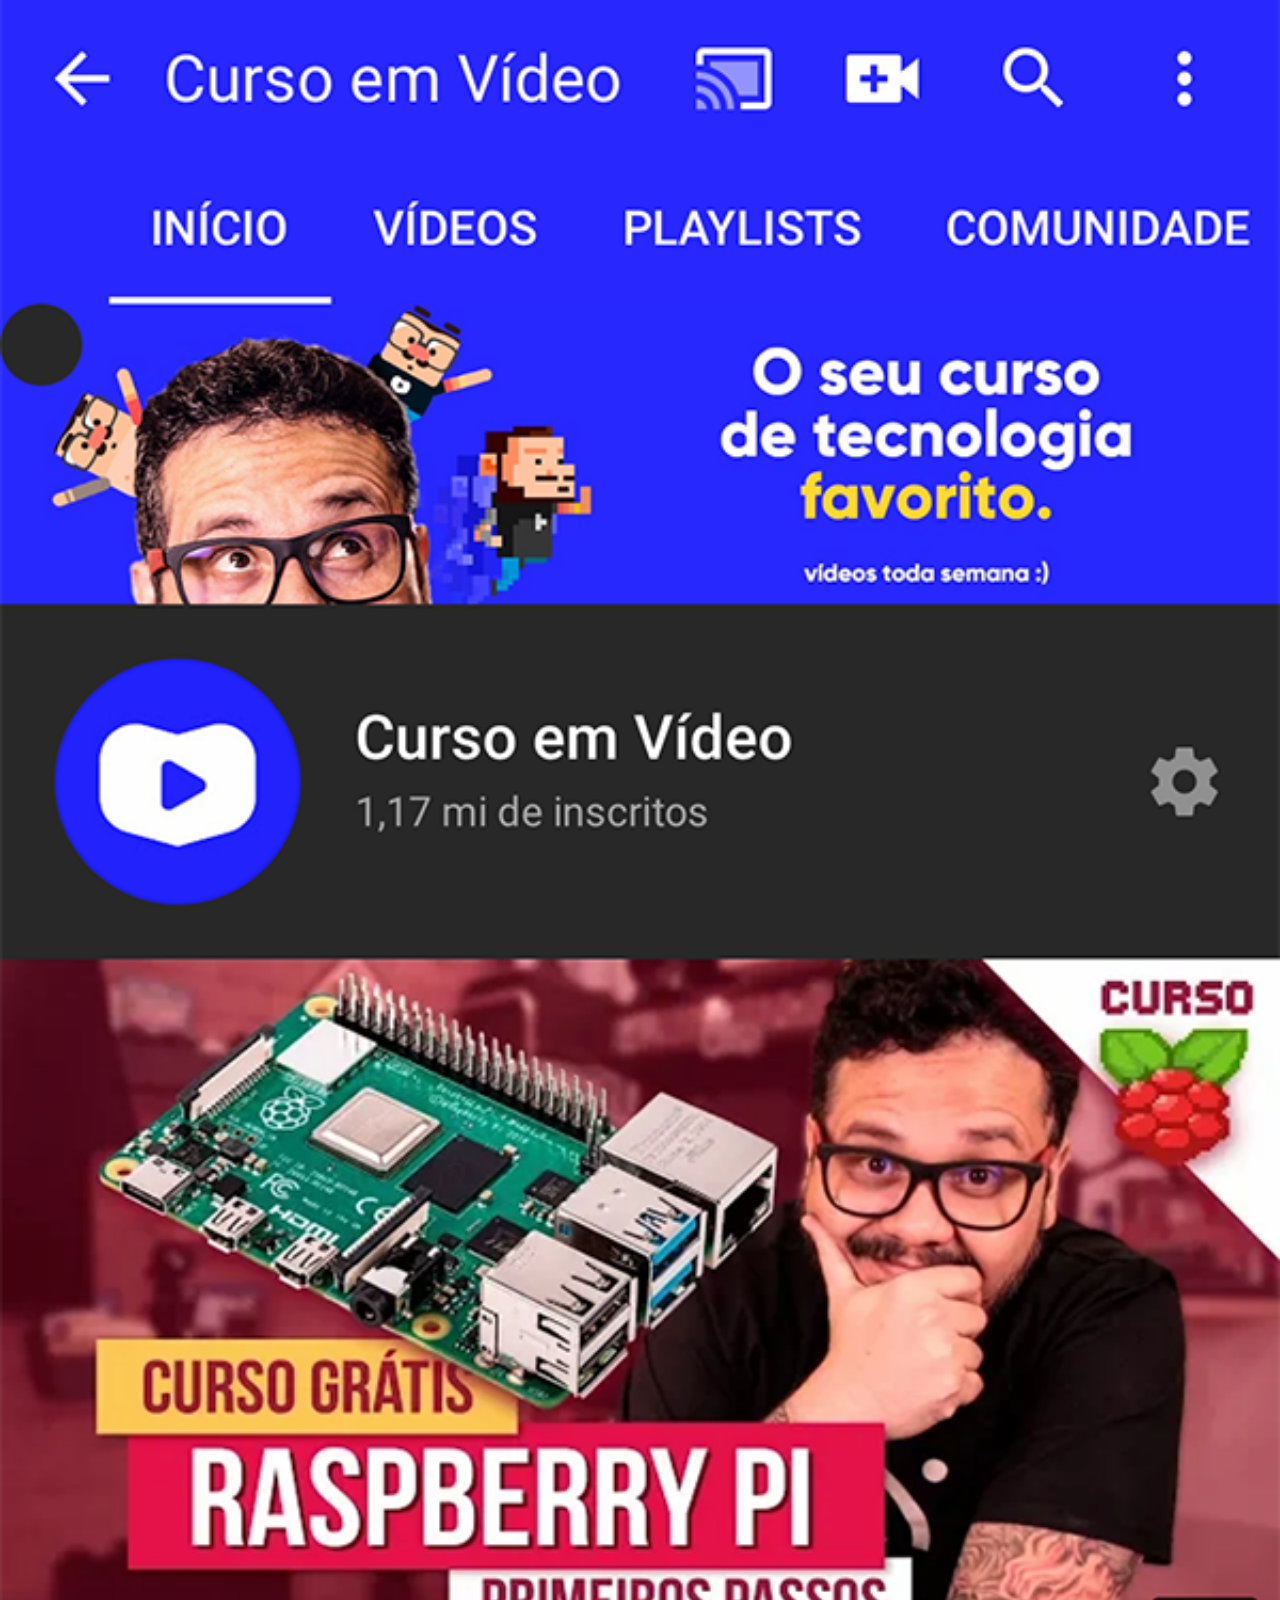
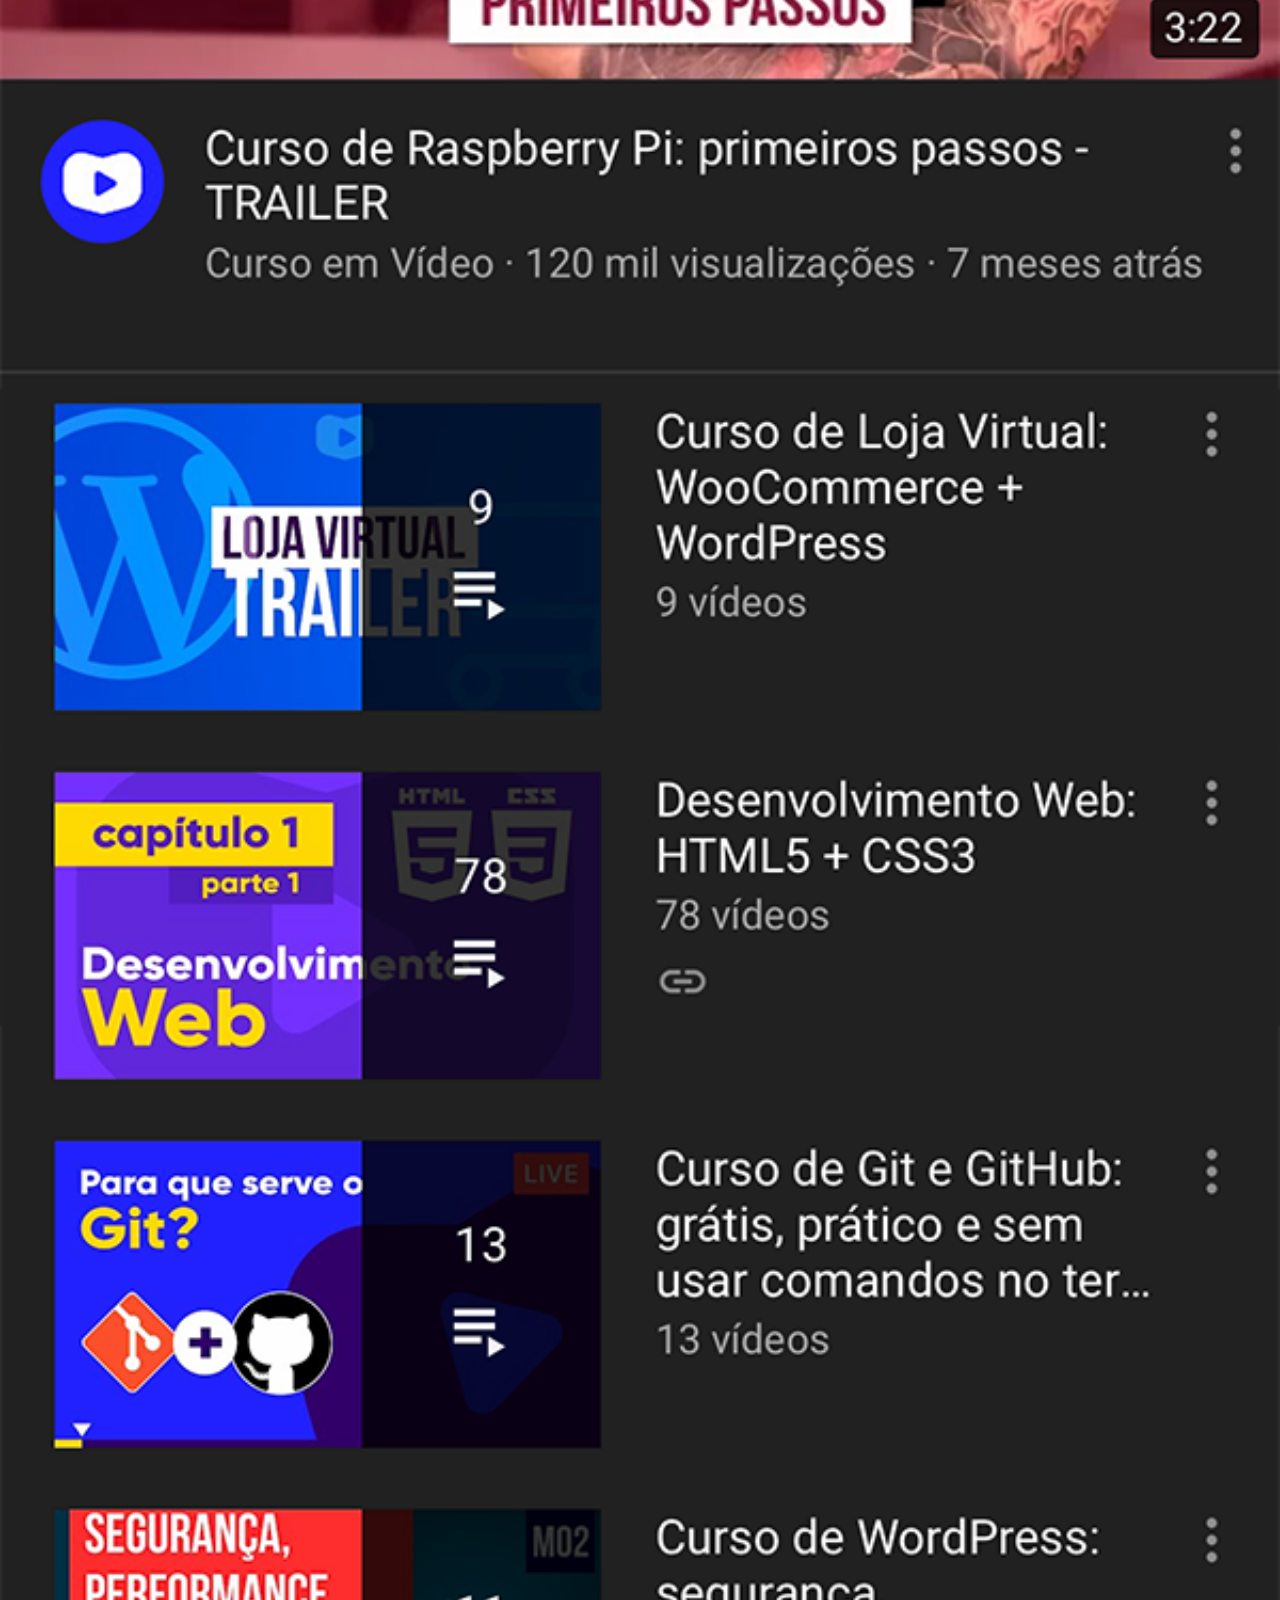
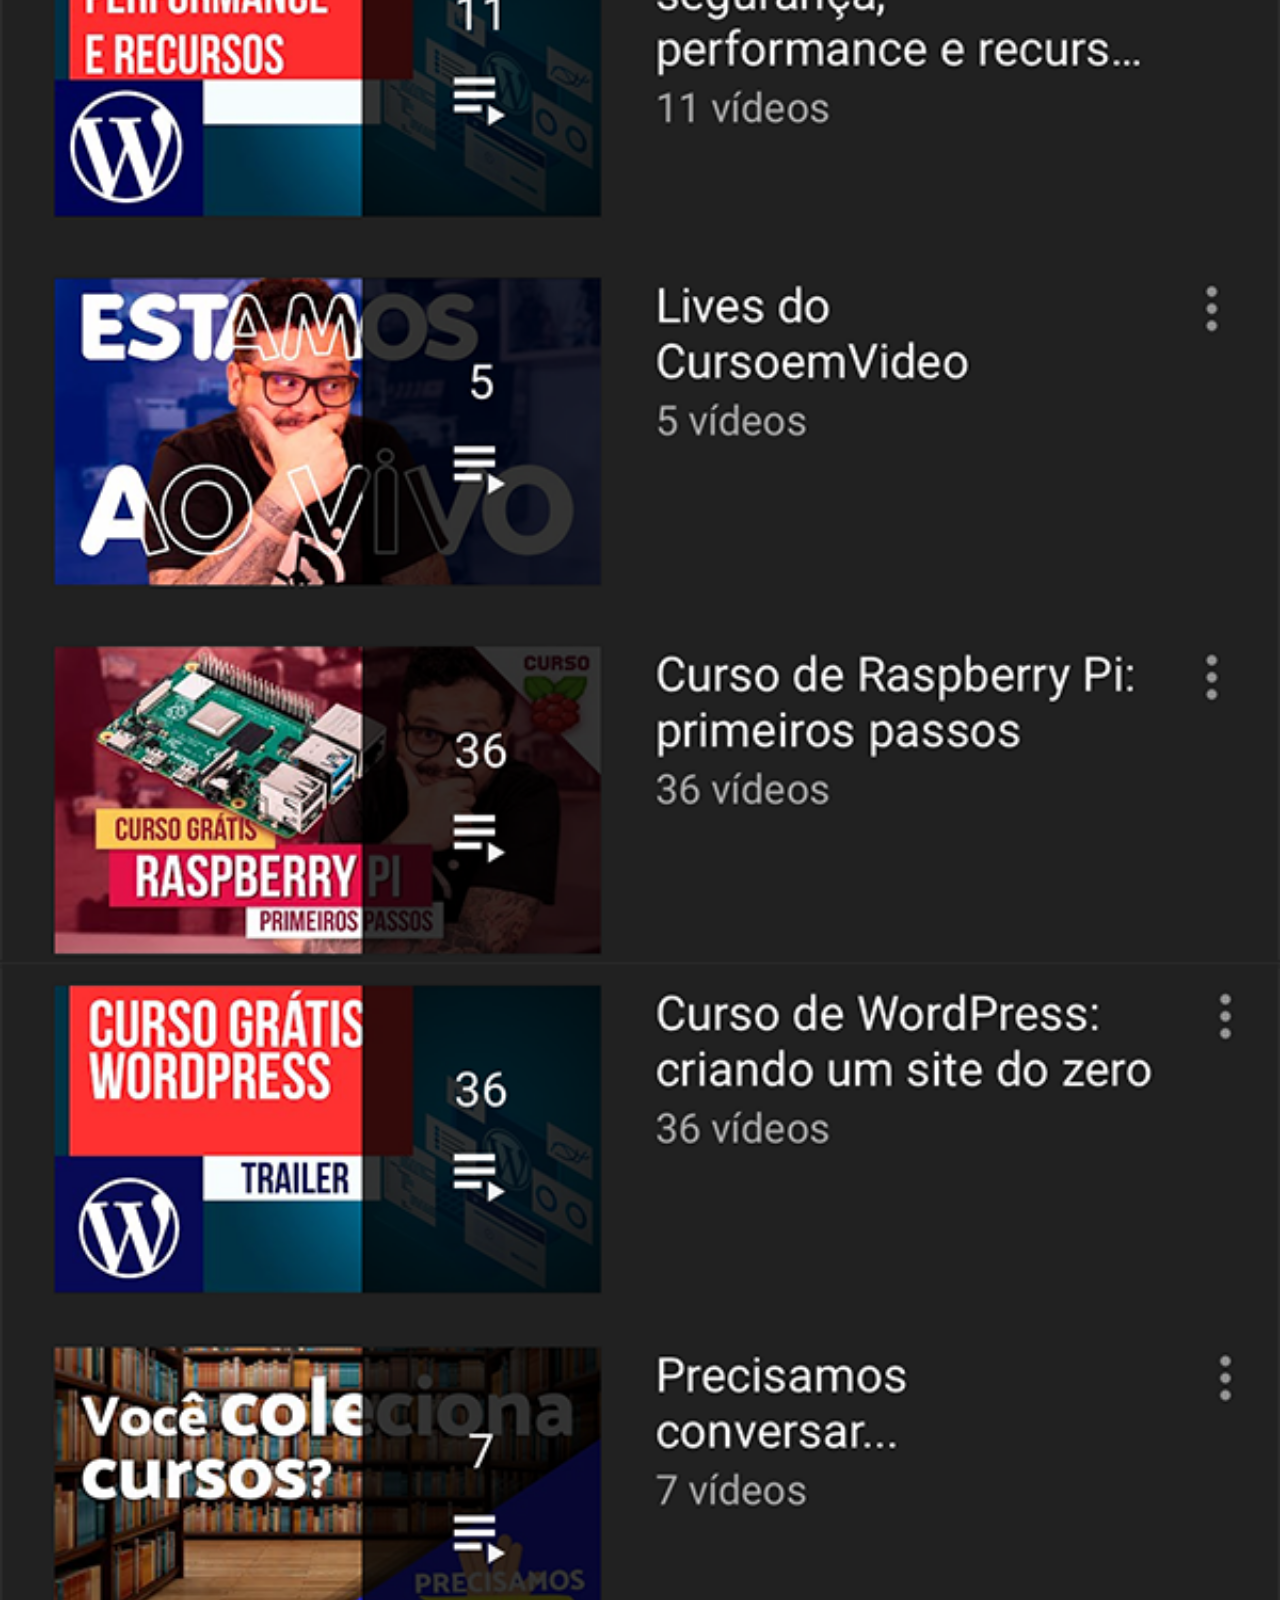
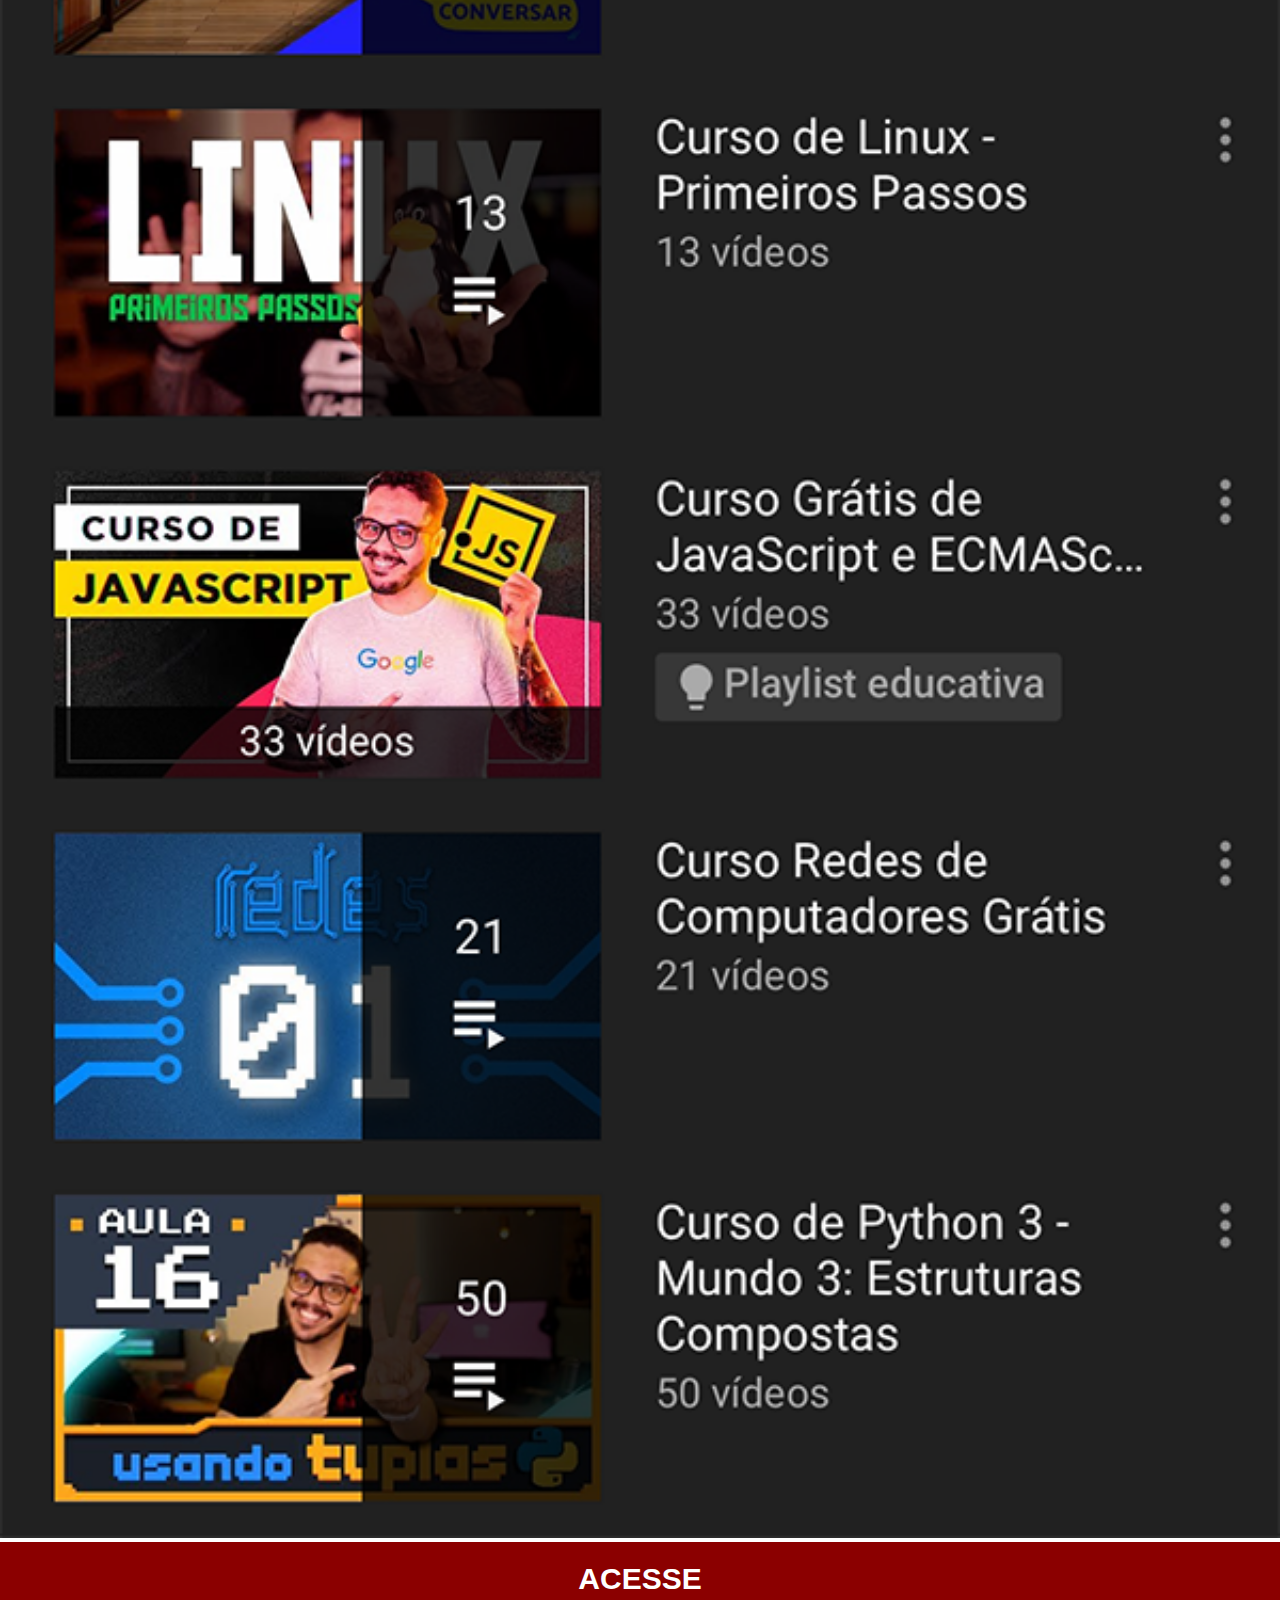
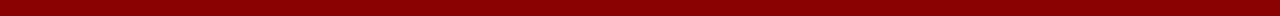
<file: youtube.html>
<!DOCTYPE html>
<html lang="pt-br">
<head>
    <meta charset="UTF-8">
    <meta http-equiv="X-UA-Compatible" content="IE=edge">
    <meta name="viewport" content="width=device-width, initial-scale=1.0">
    <link rel="stylesheet" href="estilos/social.css">
    <title>Youtube</title>
</head>
<body>
    <img src="imagens/tela-youtube.png" alt="Youtube">
    <a href="https://www.youtube.com/@CursoemVideo/playlists" target="
    ">ACESSE</a>
</body>
</html>
</file>
<file: estilos/style.css>
@charset "UTF-8";

* {
    margin: 0;
    padding: 0;
    font-family: Arial, Helvetica, sans-serif;
}

html, body {
    height: 100vh;
    width: 100vw;
    background-color: black;
}

body{
    background: url('../imagens/fundo-madeira.jpg')no-repeat top center;
    background-size: cover;
    background-attachment: fixed;
}

main{
    position: relative;
    height: 100vh;
}

section#telefone {
    position: absolute;
    top: 50%;
    left: 50%;
    transform: translate(-50%, -50%);
    height: 627px;
    width: 311px;
    background: url('../imagens/frame-iphone.png') no-repeat;
}

iframe#tela{
    position: relative;
    top: 80px;
    left: 22px;
    width: 268px;
    height: 472px;
}

section#redes-sociais{
    text-align: right;
    position: relative;
    left: 50%;
    transform: translate(-50%, 50%);
}
section#redes-sociais img{
    width: 50px;
    margin: 10px;
    border-radius: 50%;
    box-shadow: 3px 3px 10px rgba(0, 0, 0, 0.507);
    box-sizing: border-box;
}

section#redes-sociais img:hover{
    border: 2px solid rgba(255, 255, 255, 0.562);
    transform: translate(-3px, -3px);
    transition: transform .2s;
}
</file>
<file: estilos/social.css>
@charset "UTF-8";

*{
    margin: 0px;
    padding: 0px;
    font-family: Arial, Helvetica, sans-serif;
}

img{
    width: 100vw;
}

::-webkit-scrollbar{
    width: 0px;
    height: 0px;
}

a{
    display: block;
    background-color: darkred;
    color: white;
    padding: 20px;
    text-align: center;
    font-weight: bolder;
    text-decoration: none;
    font-size: 30px;
}

a:hover{
    background-color: red;
}
</file>
